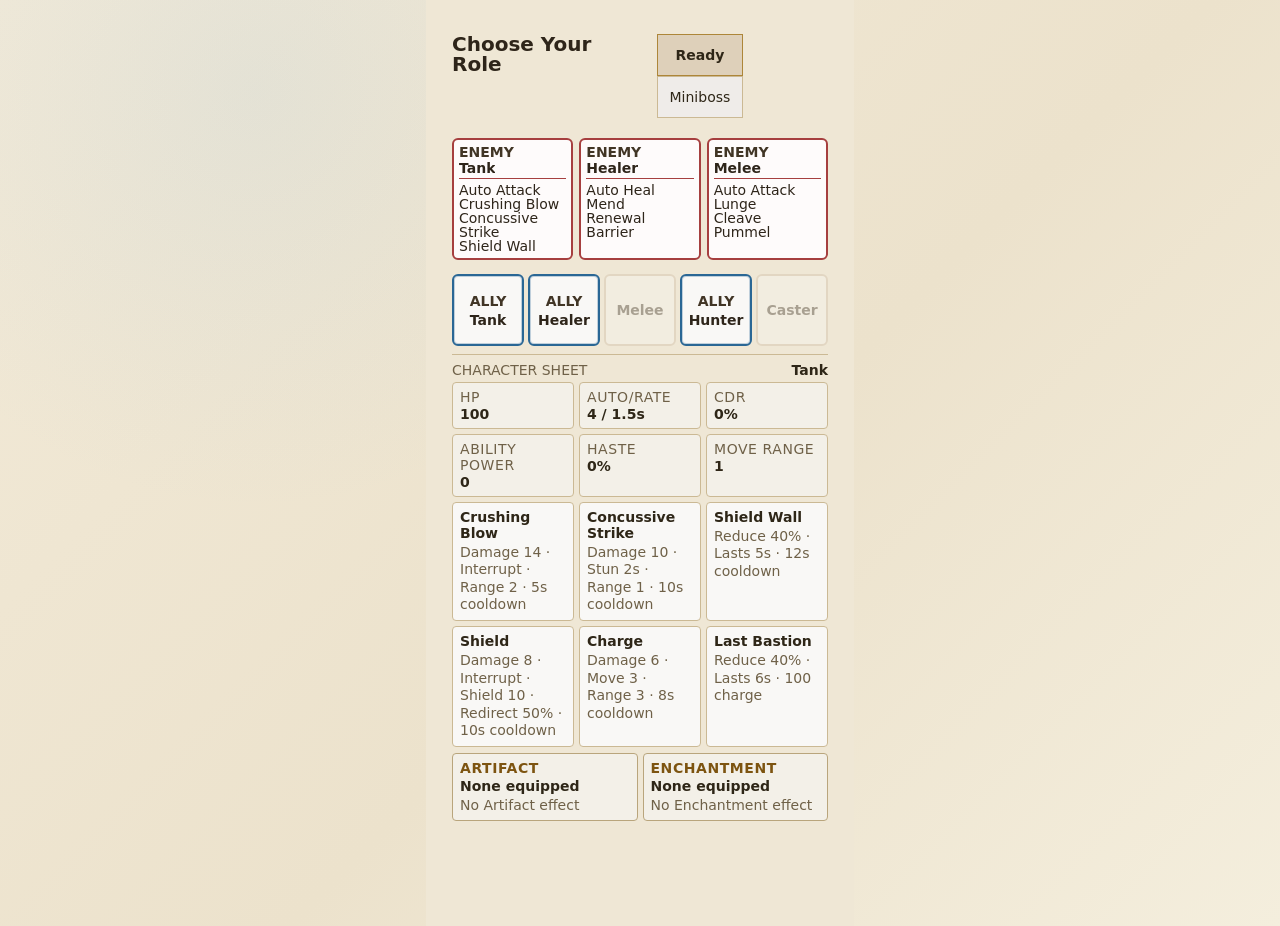
<file: index.html>
<!doctype html>
<html lang="en">
  <head>
    <meta charset="utf-8">
    <meta name="viewport" content="width=device-width, initial-scale=1">
    <title>Card Combat RPG Prototype</title>
    <link rel="stylesheet" href="styles.css?v=battlefield-side-tints">
  </head>
  <body>
    <main class="app-shell">
      <section id="roleScreen" class="screen">
        <header class="screen-header">
          <div>
            <p class="eyebrow">Darkwood Training Pull</p>
            <h1>Choose Your Role</h1>
          </div>
          <div class="topbar-actions">
            <button id="roleReadyButton" class="primary-button" type="button">Ready</button>
            <button id="newRunButton" class="icon-text-button hidden" type="button">New Run</button>
            <button id="minibossButton" class="icon-text-button" type="button">Miniboss</button>
            <button id="openInventoryFromRole" class="icon-text-button" type="button">Loadout</button>
          </div>
        </header>
        <section class="character-sheet-strip">
          <h2>Character Sheet</h2>
          <div id="rolePlayerStatsPanel" class="player-stats-panel"></div>
        </section>
        <section>
          <h2>Battlefield Preview</h2>
          <div id="roleFormation" class="formation-grid"></div>
        </section>
        <div id="roleCards" class="hidden"></div>
        <div id="enemyPreview" class="hidden"></div>
      </section>

      <section id="battleScreen" class="screen battle-screen hidden">
        <div class="combat-topbar">
          <div>
            <p class="eyebrow" id="encounterLabel">Room 1 of 8</p>
            <h1 id="battleTitle">Training Pull</h1>
            <div id="runTrack" class="run-track" aria-label="Run progress"></div>
          </div>
          <div class="topbar-actions">
            <button id="openInventoryFromBattle" class="icon-text-button" type="button">Loadout</button>
            <button id="replayButton" class="icon-text-button" type="button">Replay</button>
          </div>
        </div>

        <div class="battle-layout">
          <section class="field-wrap" aria-label="Tactical battlefield">
            <svg id="targetLines" class="target-lines" aria-hidden="true"></svg>
            <div id="battlefield" class="battlefield"></div>
            <section class="target-panel battlefield-target-panel">
              <span>Current Target</span>
              <strong id="currentTargetText">None</strong>
              <div id="targetDetail" class="target-detail"></div>
            </section>
            <div id="countdownOverlay" class="countdown hidden"></div>
            <div id="resultOverlay" class="result-overlay hidden"></div>
          </section>

          <aside class="side-panel">
            <div class="battle-action-row">
              <section class="battle-abilities">
                <h2>Abilities</h2>
                <div id="abilityBar" class="ability-bar"></div>
              </section>
            </div>
            <div class="battle-info-row">
              <section>
                <h2>Gear &amp; Stats</h2>
                <div id="playerStatsPanel" class="player-stats-panel"></div>
              </section>
              <section>
                <h2>Live Meter</h2>
                <div id="meterList" class="meter-list"></div>
              </section>
            </div>
          </aside>
        </div>
      </section>

      <section id="lootScreen" class="screen hidden">
        <header class="screen-header">
          <div>
            <p class="eyebrow" id="lootPrompt">Choose 1 of 3</p>
            <h1>Personal Loot</h1>
          </div>
          <button id="lootConfirmButton" class="primary-button" type="button" disabled>Secure Card</button>
        </header>
        <section class="character-sheet-strip">
          <h2>Character Sheet</h2>
          <div id="lootPlayerStatsPanel" class="player-stats-panel"></div>
        </section>
        <div id="lootChoices" class="loot-grid"></div>
      </section>

      <section id="runScreen" class="screen hidden">
        <header class="screen-header">
          <div>
            <p class="eyebrow">Run Complete</p>
            <h1 id="runTitle">Darkwood Warren Cleared</h1>
          </div>
          <button id="returnToCampButton" class="primary-button" type="button">Return to Camp</button>
        </header>
        <div id="runSummary" class="run-summary"></div>
        <section>
          <h2>Cards Secured This Run</h2>
          <ul id="runCards" class="run-card-list"></ul>
        </section>
      </section>

      <section id="equipScreen" class="screen hidden">
        <header class="screen-header">
          <div>
            <p class="eyebrow">Card Added</p>
            <h1>Equip Your Loot</h1>
          </div>
          <button id="nextFightButton" class="primary-button" type="button">Enter Fight 2</button>
        </header>
        <section class="character-sheet-strip">
          <h2>Character Sheet</h2>
          <div id="equipPlayerStatsPanel" class="player-stats-panel"></div>
        </section>
        <div class="inventory-layout">
          <section>
            <h2>Equipment</h2>
            <div id="equipSlots" class="slot-grid"></div>
          </section>
          <section>
            <h2>Collection</h2>
            <div id="collectionCards" class="collection-list"></div>
          </section>
        </div>
      </section>
    </main>

    <dialog id="inventoryDialog" class="modal">
      <div class="modal-header">
        <h1>Collection</h1>
        <button id="closeInventory" class="icon-text-button" type="button">Close</button>
      </div>
      <section class="collection-character-sheet">
        <h2>Character Sheet</h2>
        <div id="modalCharacterSheet" class="player-stats-panel"></div>
      </section>
      <div class="inventory-layout">
        <section>
          <h2>Equipment</h2>
          <div id="modalEquipSlots" class="slot-grid"></div>
        </section>
        <section>
          <h2>Owned Cards</h2>
          <div id="modalCollectionCards" class="collection-list"></div>
        </section>
      </div>
    </dialog>

    <dialog id="cardDetailDialog" class="modal card-detail-modal">
      <div class="modal-header">
        <div>
          <p id="cardDetailRarity" class="eyebrow"></p>
          <h1 id="cardDetailTitle">Card Details</h1>
        </div>
        <button id="closeCardDetail" class="icon-text-button" type="button">Close</button>
      </div>
      <div id="cardDetailContent" class="card-detail-content"></div>
    </dialog>

    <script src="game.js?v=charge-area-taunt"></script>
    <script src="loot/card-system.js?v=charge-area-taunt"></script>
  </body>
</html>
</file>
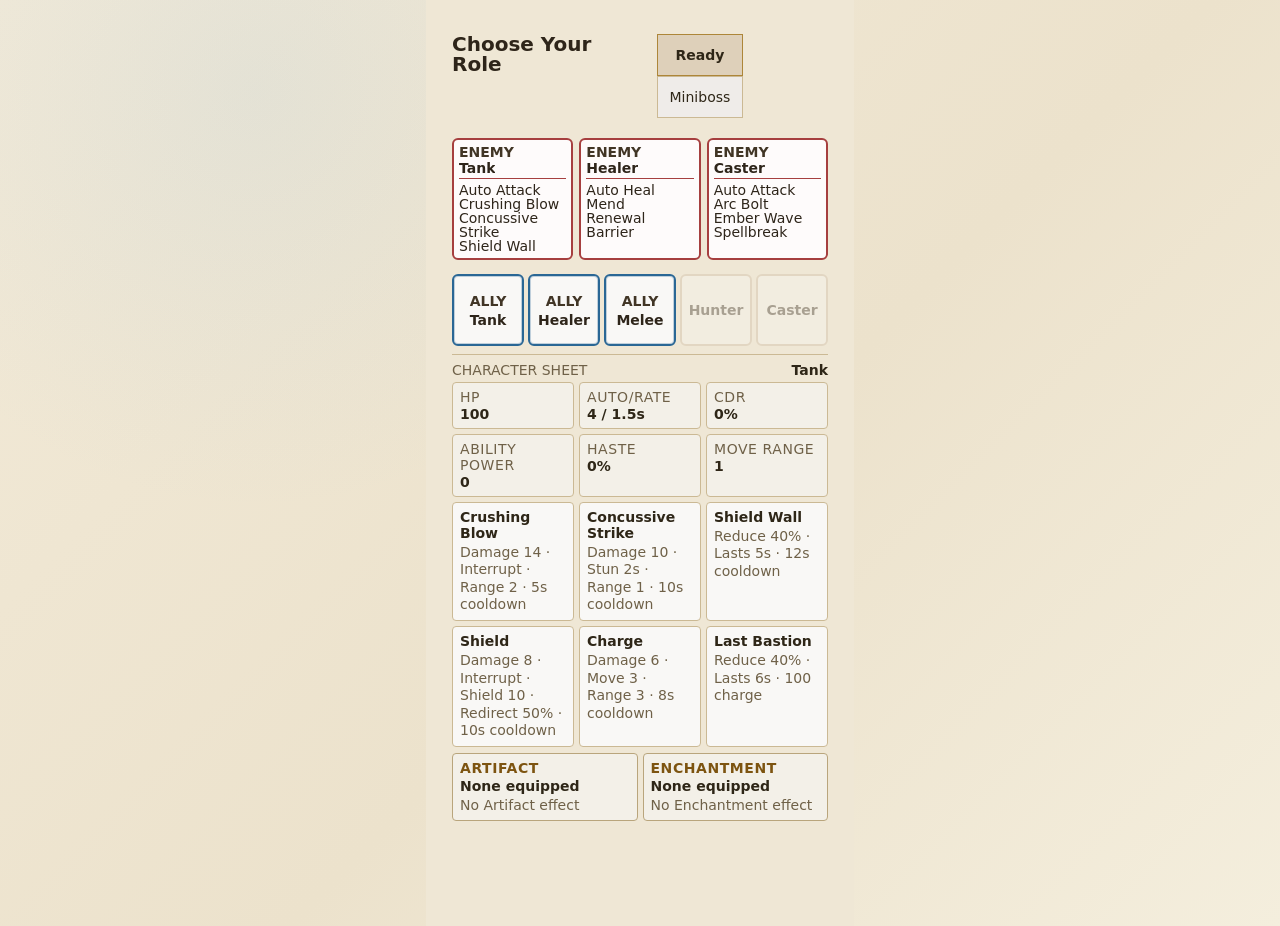
<file: play-battle-readable.html>
<!doctype html>
<html lang="en">
  <head>
    <meta charset="utf-8">
    <meta name="viewport" content="width=device-width, initial-scale=1">
    <title>Card Combat RPG Prototype</title>
    <link rel="stylesheet" href="styles.css?v=battle-readable">
  </head>
  <body>
    <main class="app-shell">
      <section id="roleScreen" class="screen">
        <header class="screen-header">
          <div>
            <p class="eyebrow">Darkwood Training Pull</p>
            <h1>Choose Your Role</h1>
          </div>
          <div class="topbar-actions">
            <button id="roleReadyButton" class="primary-button" type="button">Ready</button>
            <button id="newRunButton" class="icon-text-button hidden" type="button">New Run</button>
            <button id="minibossButton" class="icon-text-button" type="button">Miniboss</button>
            <button id="openInventoryFromRole" class="icon-text-button" type="button">Loadout</button>
          </div>
        </header>
        <section class="character-sheet-strip">
          <h2>Character Sheet</h2>
          <div id="rolePlayerStatsPanel" class="player-stats-panel"></div>
        </section>
        <section>
          <h2>Battlefield Preview</h2>
          <div id="roleFormation" class="formation-grid"></div>
        </section>
        <div id="roleCards" class="hidden"></div>
        <div id="enemyPreview" class="hidden"></div>
      </section>

      <section id="battleScreen" class="screen battle-screen hidden">
        <div class="combat-topbar">
          <div>
            <p class="eyebrow" id="encounterLabel">Room 1 of 8</p>
            <h1 id="battleTitle">Training Pull</h1>
            <div id="runTrack" class="run-track" aria-label="Run progress"></div>
          </div>
          <div class="topbar-actions">
            <button id="openInventoryFromBattle" class="icon-text-button" type="button">Loadout</button>
            <button id="replayButton" class="icon-text-button" type="button">Replay</button>
          </div>
        </div>

        <div class="battle-layout">
          <section class="field-wrap" aria-label="Tactical battlefield">
            <svg id="targetLines" class="target-lines" aria-hidden="true"></svg>
            <div id="battlefield" class="battlefield"></div>
            <div id="countdownOverlay" class="countdown hidden"></div>
            <div id="resultOverlay" class="result-overlay hidden"></div>
          </section>

          <aside class="side-panel">
            <div class="battle-action-row">
              <section class="target-panel">
                <span>Current Target</span>
                <strong id="currentTargetText">None</strong>
                <div id="targetDetail" class="target-detail"></div>
              </section>
              <section class="battle-abilities">
                <h2>Abilities</h2>
                <div id="abilityBar" class="ability-bar"></div>
              </section>
            </div>
            <div class="battle-info-row">
              <section>
                <h2>Gear &amp; Stats</h2>
                <div id="playerStatsPanel" class="player-stats-panel"></div>
              </section>
              <section>
                <h2>Live Meter</h2>
                <div id="meterList" class="meter-list"></div>
              </section>
            </div>
          </aside>
        </div>
      </section>

      <section id="lootScreen" class="screen hidden">
        <header class="screen-header">
          <div>
            <p class="eyebrow" id="lootPrompt">Choose 1 of 3</p>
            <h1>Personal Loot</h1>
          </div>
          <button id="lootConfirmButton" class="primary-button" type="button" disabled>Secure Card</button>
        </header>
        <section class="character-sheet-strip">
          <h2>Character Sheet</h2>
          <div id="lootPlayerStatsPanel" class="player-stats-panel"></div>
        </section>
        <div id="lootChoices" class="loot-grid"></div>
      </section>

      <section id="runScreen" class="screen hidden">
        <header class="screen-header">
          <div>
            <p class="eyebrow">Run Complete</p>
            <h1 id="runTitle">Darkwood Warren Cleared</h1>
          </div>
          <button id="returnToCampButton" class="primary-button" type="button">Return to Camp</button>
        </header>
        <div id="runSummary" class="run-summary"></div>
        <section>
          <h2>Cards Secured This Run</h2>
          <ul id="runCards" class="run-card-list"></ul>
        </section>
      </section>

      <section id="equipScreen" class="screen hidden">
        <header class="screen-header">
          <div>
            <p class="eyebrow">Card Added</p>
            <h1>Equip Your Loot</h1>
          </div>
          <button id="nextFightButton" class="primary-button" type="button">Enter Fight 2</button>
        </header>
        <section class="character-sheet-strip">
          <h2>Character Sheet</h2>
          <div id="equipPlayerStatsPanel" class="player-stats-panel"></div>
        </section>
        <div class="inventory-layout">
          <section>
            <h2>Equipment</h2>
            <div id="equipSlots" class="slot-grid"></div>
          </section>
          <section>
            <h2>Collection</h2>
            <div id="collectionCards" class="collection-list"></div>
          </section>
        </div>
      </section>
    </main>

    <dialog id="inventoryDialog" class="modal">
      <div class="modal-header">
        <h1>Collection</h1>
        <button id="closeInventory" class="icon-text-button" type="button">Close</button>
      </div>
      <section class="collection-character-sheet">
        <h2>Character Sheet</h2>
        <div id="modalCharacterSheet" class="player-stats-panel"></div>
      </section>
      <div class="inventory-layout">
        <section>
          <h2>Equipment</h2>
          <div id="modalEquipSlots" class="slot-grid"></div>
        </section>
        <section>
          <h2>Owned Cards</h2>
          <div id="modalCollectionCards" class="collection-list"></div>
        </section>
      </div>
    </dialog>

    <script src="game.js?v=battlefield-2x3"></script>
    <script src="loot/card-system.js"></script>
  </body>
</html>
</file>
<file: styles.css>
:root {
  color-scheme: light;
  --phone-width: 428px;
  --phone-height: 926px;
  --battle-cell-width: 100px;
  --battle-cell-height: 100px;
  --battle-gap: 7px;
  --bg: #efe7d5;
  --panel: #fbf6ea;
  --panel-soft: rgba(252, 247, 236, 0.94);
  --line: #cbb994;
  --line-bright: #8d7546;
  --text: #2e2617;
  --muted: #6f6148;
  --gold: #9a6f14;
  --red: #a83228;
  --green: #2f6f38;
  --blue: #2a6795;
  --violet: #63409f;
  --common: #6a6250;
  --uncommon: #2c7135;
  --rare: #26618f;
  --epic: #6e3aa8;
  --legendary: #a35f0c;
}

/* Phone-first lock: the game is authored for the iPhone Pro Max canvas (428x926).
   Cells are sized so 4 columns + gaps + the battlefield's own padding fit inside
   the 428px shell, with the taller cells using the vertical space the battle
   layout reclaimed. Narrower handsets step down at the 400px breakpoint below. */
:root {
  --battle-cell-width: 96px;
  --battle-cell-height: 120px;
  --battle-gap: 5px;
}

html,
body {
  min-height: var(--phone-height);
}

.app-shell {
  min-height: var(--phone-height);
  padding: 6px;
}

.screen {
  min-height: calc(var(--phone-height) - 12px);
}

#roleScreen {
  padding: 28px 20px;
}

#roleScreen .screen-header {
  margin-bottom: 20px;
}

#roleScreen h1 {
  font-size: 39px;
  line-height: 1.05;
}

.role-choice-screen {
  gap: 14px;
}

.role-enemy-preview h2 {
  font-size: 12px;
}

.role-enemy-list {
  grid-template-columns: repeat(3, minmax(0, 1fr));
  gap: 7px;
}

.role-enemy-card {
  min-height: 54px;
  padding: 8px;
  border-radius: 14px;
}

.role-enemy-card > span {
  font-size: 15px;
}

.role-enemy-card strong {
  font-size: 13px;
}

.role-enemy-card small {
  font-size: 11px;
}

.role-choice-grid {
  grid-template-columns: repeat(3, minmax(0, 1fr));
  gap: 8px;
}

.role-choice-card {
  min-height: 164px;
  padding: 10px 8px;
  border: 2px solid #cdbaa2;
  border-radius: 18px;
  background: #f9f8f6;
  color: #2e251a;
}

.role-choice-title {
  display: flex;
  justify-content: center;
  gap: 6px;
  text-align: center;
}

.role-choice-title span {
  font-size: 20px;
}

.role-choice-title strong {
  font-size: 19px;
}

.role-choice-rule {
  height: 2px;
  margin: 8px 0 7px;
  background: #f7f6f4;
}

.role-choice-card ul {
  gap: 2px;
  font-size: 10px;
  line-height: 1.18;
}

.battle-screen {
  display: grid;
  grid-template-rows: auto 1fr;
  min-height: calc(var(--phone-height) - 12px);
}

.battle-layout,
.selection-layout,
.inventory-layout {
  grid-template-columns: 1fr;
}

.combat-topbar {
  align-items: center;
  flex-direction: row;
  gap: 8px;
}

.combat-topbar > div:first-child {
  min-width: 0;
}

.combat-topbar h1 {
  overflow: hidden;
  font-size: 18px;
  text-overflow: ellipsis;
  white-space: nowrap;
}

.combat-topbar .topbar-actions {
  flex: 0 0 164px;
  grid-template-columns: repeat(2, minmax(0, 1fr));
}

.formation-grid {
  grid-template-columns: repeat(4, minmax(0, 1fr));
  gap: 5px;
  overflow-x: hidden;
}

.formation-cell,
.empty-cell {
  height: 124px;
  min-height: 0;
}

.battlefield {
  width: 100%;
  justify-content: center;
  padding: 10px 8px;
}

.cell,
.unit-card {
  width: var(--battle-cell-width);
  min-width: var(--battle-cell-width);
  height: var(--battle-cell-height);
  min-height: var(--battle-cell-height);
}

.field-wrap {
  display: grid;
  align-content: center;
  min-height: 344px;
  overflow: hidden;
}

.side-panel {
  gap: 5px;
  padding: 6px;
  align-self: end;
}

.loot-grid {
  grid-template-columns: 1fr;
}

#roleScreen .role-formation-cell .role-choice-title strong {
  overflow: hidden;
  max-width: 100%;
  font-size: 12px;
  text-overflow: ellipsis;
  white-space: nowrap;
  overflow-wrap: normal;
}

#roleScreen .role-formation-cell .role-choice-card {
  min-height: 164px;
  padding: 10px 8px;
  border: 2px solid #cdbaa2;
  border-radius: 18px;
  background: #f9f8f6;
  color: #2e251a;
}

#roleScreen .role-formation-cell .role-choice-card.selected {
  border-color: #cdbaa2;
}

#roleScreen .role-formation-cell .role-choice-title {
  display: flex;
  justify-content: center;
  gap: 6px;
}

#roleScreen .role-formation-cell .role-choice-title span {
  font-size: 20px;
}

#roleScreen .role-formation-cell .role-choice-title strong {
  font-size: 19px;
}

#roleScreen .role-formation-cell .role-choice-rule {
  height: 2px;
  margin: 8px 0 7px;
  background: #f7f6f4;
}

#roleScreen .role-formation-cell .role-choice-card ul {
  font-size: 10px;
  line-height: 1.18;
}

#roleScreen .role-choice-grid {
  grid-template-columns: repeat(3, minmax(0, 1fr));
  gap: 8px;
}

#roleScreen .role-choice-card {
  min-height: 300px;
  max-height: 300px;
  padding: 14px 10px;
  border-radius: 18px;
  align-content: start;
}

#roleScreen .role-choice-title {
  display: grid;
  justify-items: center;
  gap: 8px;
  text-align: center;
}

#roleScreen .role-choice-title span {
  font-size: 34px;
}

#roleScreen .role-choice-title strong {
  font-size: 24px;
}

#roleScreen .role-choice-card ul {
  font-size: 12px;
  line-height: 1.18;
}

/* Reference pass: player choice cards read like collectible cards. */
#roleScreen .role-formation-cell .role-choice-card {
  min-height: 164px;
  padding: 10px 8px;
  border: 2px solid #cdbaa2;
  border-radius: 18px;
  background: #f9f8f6;
  color: #2e251a;
}

#roleScreen .role-formation-cell .role-choice-card.selected {
  border-color: #cdbaa2;
}

#roleScreen .role-formation-cell .role-choice-title {
  display: flex;
  justify-content: center;
  gap: 6px;
}

#roleScreen .role-formation-cell .role-choice-title span {
  font-size: 20px;
}

#roleScreen .role-formation-cell .role-choice-title strong {
  font-size: 19px;
}

#roleScreen .role-formation-cell .role-choice-rule {
  height: 2px;
  margin: 8px 0 7px;
  background: #f7f6f4;
}

#roleScreen .role-formation-cell .role-choice-card ul {
  font-size: 10px;
  line-height: 1.18;
}

#roleScreen .unit-card-owner {
  margin-bottom: 4px;
  color: #413525;
  font-size: 10px;
  font-weight: 800;
  text-transform: uppercase;
}

#roleScreen .role-formation-grid {
  display: grid;
  grid-template-columns: repeat(4, minmax(0, 1fr));
  gap: 6px;
}

#roleScreen .role-formation-cell {
  min-height: 132px;
  min-height: 0;
  height: auto;
}

#roleScreen .role-empty-cell {
  width: 100%;
  height: 100%;
  min-height: 132px;
  border: 1px dashed #cdbaa2;
  border-radius: 14px;
}

#roleScreen .role-formation-cell .role-choice-card,
#roleScreen .role-formation-cell .role-enemy-card {
  width: 100%;
  height: 100%;
  min-height: 132px;
  max-height: 132px;
}

#roleScreen .role-formation-cell .role-choice-card {
  padding: 8px 6px;
}

#roleScreen .role-formation-cell .role-choice-title span {
  font-size: 22px;
}

#roleScreen .role-formation-cell .role-choice-title strong {
  font-size: 18px;
}

#roleScreen .role-formation-cell .role-choice-rule {
  margin: 7px 0 6px;
}

#roleScreen .role-formation-cell .role-choice-card ul {
  font-size: 9px;
  line-height: 1.12;
}

#roleScreen .role-formation-cell .role-enemy-card {
  padding: 7px;
}

#roleScreen .role-formation-cell .role-enemy-card ul {
  font-size: 8px;
}

#roleScreen .role-choice-title span,
#roleScreen .role-enemy-title > span {
  display: none;
}

#roleScreen .role-enemy-card {
  align-content: start;
  grid-template-columns: 1fr;
  min-height: 104px;
  padding: 9px;
  border-radius: 16px;
}

#roleScreen .role-enemy-title {
  display: grid;
  grid-template-columns: auto minmax(0, 1fr);
  gap: 6px;
  align-items: start;
  padding-bottom: 6px;
  border-bottom: 1px solid #a63f3f;
}

#roleScreen .role-enemy-card ul {
  display: grid;
  gap: 2px;
  margin: 7px 0 0;
  padding: 0;
  list-style: none;
  font-size: 10px;
  line-height: 1.12;
}

/* Make the player team choices read as cards, not wide list rows. */
.role-choice-grid {
  grid-template-columns: repeat(3, minmax(0, 1fr));
  gap: 8px;
}

.role-choice-card {
  min-height: 300px;
  max-height: 300px;
  padding: 14px 10px;
  border-radius: 18px;
  align-content: start;
}

.role-choice-title {
  display: grid;
  justify-items: center;
  gap: 8px;
  text-align: center;
}

.role-choice-title span {
  font-size: 34px;
}

.role-choice-title strong {
  font-size: 24px;
}

.role-choice-card ul {
  font-size: 12px;
  line-height: 1.18;
}

/* Make the player team choices read as cards, not wide list rows. */
.role-choice-grid {
  grid-template-columns: repeat(3, minmax(0, 1fr));
  gap: 8px;
}

.role-choice-card {
  min-height: 300px;
  max-height: 300px;
  padding: 14px 10px;
  border-radius: 18px;
  align-content: start;
}

.role-choice-title {
  display: grid;
  justify-items: center;
  gap: 8px;
  text-align: center;
}

.role-choice-title span {
  font-size: 34px;
}

.role-choice-title strong {
  font-size: 24px;
}

.role-choice-card ul {
  font-size: 12px;
  line-height: 1.18;
}

/* Conservative role screen pass: card layout, original game mood. */
#roleScreen {
  color: var(--text);
  background: transparent;
}

#roleScreen h1 {
  color: var(--text);
}

.role-enemy-preview h2 {
  display: block !important;
  color: var(--muted);
}

.role-enemy-card {
  border-color: rgba(186, 55, 44, 0.44);
  background: rgba(222, 191, 186, 0.9);
  color: var(--text);
}

.role-enemy-card small {
  color: var(--muted);
}

.role-choice-card {
  border-color: var(--line);
  background:
    linear-gradient(180deg, rgba(241, 238, 226, 0.08), rgba(233, 223, 201, 0.34)),
    var(--panel-soft);
  color: var(--text);
}

.role-choice-card:hover,
.role-choice-card.selected {
  border-color: var(--gold);
  box-shadow: 0 8px 20px rgba(62, 48, 30, 0.18);
}

.role-choice-rule {
  background: rgba(241, 238, 226, 0.14);
}

/* Light canvas preference. */
:root {
  color-scheme: light;
}

html,
body {
  background: var(--bg);
}

.app-shell {
  background: var(--bg);
}

* {
  box-sizing: border-box;
}

html,
body {
  width: 100%;
  min-height: 100%;
  margin: 0;
  overflow-x: hidden;
  background:
    radial-gradient(circle at 20% 10%, rgba(151, 189, 216, 0.14), transparent 26rem),
    linear-gradient(135deg, #f2ead8, #ece2cc 55%, #f4eedd);
  color: var(--text);
  font-family: Inter, ui-sans-serif, system-ui, -apple-system, BlinkMacSystemFont, "Segoe UI", sans-serif;
}

button {
  font: inherit;
}

.app-shell {
  width: min(var(--phone-width), 100%);
  min-height: 100vh;
  min-height: 100dvh;
  padding: 14px;
  margin: 0 auto;
}

.screen {
  width: 100%;
  margin: 0 auto;
}

.hidden {
  display: none !important;
}

#roleScreen {
  color: var(--text);
  background: var(--bg);
}

#roleScreen .screen-header {
  align-items: start;
}

#roleScreen .eyebrow,
#roleScreen .character-sheet-strip,
#roleScreen > section:not(.character-sheet-strip) h2,
#openInventoryFromRole {
  display: none;
}

#roleScreen h1 {
  color: #2e251a;
}

.screen-header,
.combat-topbar,
.modal-header {
  display: flex;
  justify-content: space-between;
  gap: 16px;
  align-items: center;
  margin-bottom: 10px;
}

.eyebrow {
  margin: 0 0 4px;
  color: var(--gold);
  font-size: 12px;
  font-weight: 800;
  letter-spacing: 0;
  text-transform: uppercase;
}

h1,
h2,
h3,
p {
  margin-top: 0;
}

h1 {
  margin-bottom: 0;
  font-size: 26px;
}

h2 {
  margin-bottom: 7px;
  color: var(--muted);
  font-size: 12px;
  text-transform: uppercase;
}

.selection-layout {
  display: grid;
  grid-template-columns: 1fr 1fr;
  gap: 18px;
}

.kit-grid {
  display: grid;
  grid-template-columns: repeat(3, minmax(0, 1fr));
  gap: 8px;
}

.kit-grid.six {
  grid-template-columns: repeat(3, minmax(0, 1fr));
}

.formation-grid {
  display: grid;
  grid-template-columns: repeat(4, minmax(104px, 1fr));
  gap: 6px;
  overflow-x: auto;
}

.role-choice-grid {
  display: grid;
  grid-template-columns: repeat(3, minmax(0, 1fr));
  gap: 20px;
}

.role-choice-screen {
  display: grid;
  gap: 16px;
}

.role-enemy-preview {
  display: grid;
  gap: 8px;
}

.role-enemy-preview h2 {
  margin: 0;
  color: #413525;
  font-size: 14px;
  font-weight: 800;
  text-transform: uppercase;
}

.role-enemy-list {
  display: grid;
  grid-template-columns: repeat(3, minmax(0, 1fr));
  gap: 8px;
}

.role-enemy-card {
  display: grid;
  grid-template-columns: auto minmax(0, 1fr);
  gap: 7px;
  align-items: center;
  min-height: 58px;
  padding: 10px;
  border: 2px solid #a63f3f;
  border-radius: 14px;
  background: #fefbfb;
  color: #2e251a;
}

.role-enemy-card > span {
  color: #972b2b;
  font-size: 18px;
  line-height: 1;
}

.role-enemy-card strong,
.role-enemy-card small {
  display: block;
  overflow: hidden;
  text-overflow: ellipsis;
  white-space: nowrap;
}

.role-enemy-card strong {
  font-size: 15px;
  line-height: 1.1;
}

.role-enemy-card small {
  color: #413525;
  font-size: 12px;
}

.role-choice-card {
  display: grid;
  align-content: start;
  min-height: 260px;
  padding: 24px 26px;
  border: 2px solid #cdbaa2;
  border-radius: 20px;
  background: #f9f8f6;
  color: #2e251a;
  cursor: pointer;
  text-align: left;
}

.role-choice-card:hover,
.role-choice-card.selected {
  border-color: #cdbaa2;
  box-shadow: 0 8px 20px rgba(62, 48, 30, 0.12);
}

.role-choice-title {
  display: flex;
  gap: 14px;
  align-items: center;
  min-width: 0;
}

.role-choice-title span {
  flex: 0 0 auto;
  font-size: 38px;
  line-height: 1;
}

.role-choice-title strong {
  overflow-wrap: anywhere;
  font-size: 40px;
  font-weight: 800;
  letter-spacing: 0;
  line-height: 1.05;
}

.role-choice-rule {
  height: 2px;
  margin: 20px 0 18px;
  background: #f7f6f4;
}

.role-choice-card ul {
  display: grid;
  gap: 6px;
  margin: 0;
  padding: 0;
  list-style: none;
  font-size: 28px;
  line-height: 1.16;
}

.formation-cell {
  height: 154px;
  min-height: 0;
}

.formation-card {
  width: 100%;
  height: 100%;
}

.ally-preview-card {
  border-left: 5px solid var(--blue);
}

.enemy-preview-card {
  border-left: 5px solid var(--red);
}

.empty-cell {
  display: grid;
  width: 100%;
  height: 100%;
  min-height: 100%;
  place-items: center;
  border: 1px dashed rgba(205, 186, 162, 0.34);
  color: rgba(145, 127, 48, 0.36);
  background: rgba(233, 223, 201, 0.18);
  font-weight: 800;
  text-transform: uppercase;
}

.unit-card.selected {
  background: rgba(222, 210, 186, 0.92);
}

.unit-card.incoming-cc {
  border-color: var(--violet);
  outline: 2px solid rgba(99, 64, 159, 0.55);
  outline-offset: -2px;
  background: rgba(238, 231, 246, 0.96);
}

.unit-card.casting-cc {
  border-color: var(--violet);
  box-shadow: inset 0 0 0 2px rgba(99, 64, 159, 0.55);
}

.stat-line {
  margin: 0 0 6px;
  color: var(--muted);
  font-size: 9px;
}

.base-number {
  color: var(--text);
  font-weight: 800;
}

.bonus-number {
  color: var(--green);
  font-weight: 900;
}

.ability-list {
  display: grid;
  gap: 2px;
  margin: 0;
  padding: 0;
  list-style: none;
}

.ability-list li {
  display: grid;
  grid-template-columns: minmax(0, 1fr) auto;
  gap: 4px;
  padding: 3px;
  background: rgba(233, 223, 201, 0.42);
  font-size: 8px;
  line-height: 1.05;
}

.ability-list strong,
.ability-list span {
  overflow: hidden;
  text-overflow: ellipsis;
  white-space: nowrap;
}

.loot-card,
.unit-card,
.slot,
.collection-card,
.target-panel,
.side-panel,
.modal {
  border: 1px solid var(--line);
  background: var(--panel-soft);
  box-shadow: 0 12px 30px rgba(62, 48, 30, 0.18);
}

.primary-button,
.icon-text-button,
.ability-button,
.collection-card button {
  min-height: 42px;
  border: 1px solid var(--line);
  background: #efece9;
  color: var(--text);
  cursor: pointer;
}

.primary-button {
  padding: 0 18px;
  border-color: #ad8639;
  background: #ded0ba;
  font-weight: 800;
}

.icon-text-button,
.collection-card button {
  padding: 0 12px;
}

.primary-button:hover,
.icon-text-button:hover,
.ability-button:hover,
.collection-card button:hover {
  border-color: var(--gold);
}

.battle-screen {
  width: 100%;
}

.battle-layout {
  display: grid;
  grid-template-columns: minmax(500px, 1fr) 280px;
  gap: 10px;
  align-items: start;
}

.field-wrap {
  position: relative;
  min-height: 508px;
  overflow: hidden;
  border: 1px solid #cdbaa2;
  background:
    linear-gradient(90deg, rgba(120, 96, 58, 0.10) 1px, transparent 1px),
    linear-gradient(0deg, rgba(120, 96, 58, 0.09) 1px, transparent 1px),
    #f3ecdb;
  background-size: calc(var(--battle-cell-width) + var(--battle-gap)) calc(var(--battle-cell-height) + var(--battle-gap));
}

.battlefield {
  position: relative;
  z-index: 2;
  display: grid;
  grid-template-rows: repeat(4, var(--battle-cell-height));
  grid-template-columns: repeat(4, var(--battle-cell-width));
  gap: var(--battle-gap);
  width: max-content;
  max-width: 100%;
  padding: 12px 10px;
}

.target-lines {
  position: absolute;
  inset: 0;
  z-index: 1;
  width: 100%;
  height: 100%;
  pointer-events: none;
}

.target-lines path {
  fill: none;
  stroke: rgba(187, 141, 27, 0.62);
  stroke-width: 3;
  stroke-linecap: square;
  stroke-linejoin: miter;
}

.target-lines path.bulwark-line {
  stroke: #0093d6;
  stroke-width: 5;
  stroke-dasharray: 10 4;
}

.target-lines path.bulwark-line-glow {
  stroke: rgba(43, 117, 172, 0.34);
  stroke-width: 12;
}

.target-lines path.ally-healer-line {
  stroke: rgba(48, 166, 67, 0.42);
  stroke-width: 3;
}

.target-lines path.enemy-healer-line-red {
  stroke: rgba(173, 51, 41, 0.82);
  stroke-width: 6;
}

.target-lines path.enemy-healer-line-green {
  stroke: rgba(48, 166, 67, 0.96);
  stroke-width: 3;
  stroke-dasharray: 8 5;
}

.target-lines path.healing-grid-pulse-glow {
  stroke: rgba(54, 225, 83, 0.45);
  stroke-width: 11px;
  stroke-linecap: square;
  filter: blur(2px);
}

.target-lines path.healing-grid-pulse {
  stroke: #72ff88;
  stroke-width: 4px;
  stroke-linecap: square;
  filter: drop-shadow(0 0 3px #35d850);
}

#roleScreen .role-lineups {
  display: grid;
  gap: 14px;
}

#roleScreen .role-lineup-section h2 {
  margin: 0 0 6px;
  font-size: 12px;
  text-transform: uppercase;
}

#roleScreen .enemy-lineup {
  display: grid;
  grid-template-columns: repeat(3, minmax(0, 1fr));
  gap: 6px;
}

#roleScreen .enemy-lineup .role-enemy-card {
  width: 100%;
  min-height: 112px;
  padding: 7px;
  border-radius: 6px;
}

#roleScreen .role-option-lineup {
  display: grid;
  grid-template-columns: repeat(5, minmax(0, 1fr));
  gap: 4px;
}

#roleScreen .role-option-lineup .role-choice-card {
  width: 100%;
  min-width: 0;
  min-height: 72px;
  max-height: 72px;
  padding: 6px 4px;
  border-radius: 6px;
  align-content: center;
  text-align: center;
}

#roleScreen .role-option-lineup .role-choice-title strong {
  font-size: 12px;
  line-height: 1.05;
  overflow-wrap: anywhere;
}

#roleScreen .role-option-lineup .unit-card-owner {
  font-size: 7px;
}

#roleScreen .role-option-lineup .role-choice-rule {
  margin: 5px 0;
}

#roleScreen .role-option-lineup .role-choice-card ul {
  gap: 1px;
  font-size: 7px;
  line-height: 1.08;
}

#roleScreen .role-option-lineup .role-choice-card.party-member {
  border-color: #2a6795;
  box-shadow: inset 0 0 0 1px rgba(42, 103, 149, 0.28);
}

#roleScreen .role-option-lineup .role-choice-card.selected {
  border-color: #9a6a12;
  box-shadow: inset 0 0 0 2px rgba(154, 106, 18, 0.34);
}

#roleScreen .role-option-lineup .role-choice-card.not-selected {
  opacity: 0.36;
}

#roleScreen .selected-role-kit {
  margin-top: 8px;
  padding-top: 7px;
  border-top: 1px solid #cbb994;
}

#roleScreen .selected-role-kit-head {
  display: flex;
  align-items: baseline;
  justify-content: space-between;
  margin-bottom: 4px;
}

#roleScreen .selected-role-kit-head span {
  color: #6f6148;
  font-size: 8px;
  text-transform: uppercase;
}

#roleScreen .selected-role-kit-head strong {
  font-size: 13px;
}

#roleScreen .selected-character-stats {
  display: grid;
  grid-template-columns: repeat(3, minmax(0, 1fr));
  gap: 4px;
  margin-bottom: 5px;
}

#roleScreen .selected-character-stats > div {
  min-width: 0;
  padding: 4px;
  background: #f3f0e8;
  border: 1px solid #cbb994;
  border-radius: 4px;
}

#roleScreen .selected-character-stats span,
#roleScreen .selected-character-stats strong {
  display: block;
}

#roleScreen .selected-character-stats span {
  color: #6f6148;
  font-size: 7px;
  text-transform: uppercase;
}

#roleScreen .selected-character-stats strong {
  margin-top: 1px;
  font-size: 10px;
}

#roleScreen .selected-role-auto {
  margin-bottom: 4px;
  font-size: 9px;
  font-weight: 700;
}

#roleScreen .selected-role-abilities {
  display: grid;
  grid-template-columns: repeat(3, minmax(0, 1fr));
  gap: 4px;
}

#roleScreen .selected-role-abilities > div {
  min-width: 0;
  min-height: 56px;
  padding: 4px;
  background: #f9f8f6;
  border: 1px solid #cbb994;
  border-radius: 4px;
}

#roleScreen .selected-role-abilities strong,
#roleScreen .selected-role-abilities small {
  display: block;
  overflow-wrap: anywhere;
}

#roleScreen .selected-role-abilities strong {
  font-size: 9px;
  line-height: 1.05;
}

#roleScreen .selected-role-passives {
  display: grid;
  grid-template-columns: repeat(2, minmax(0, 1fr));
  gap: 4px;
  margin-top: 5px;
}

#roleScreen .selected-role-passives > div {
  min-width: 0;
  min-height: 46px;
  padding: 4px;
  background: #f3f0e8;
  border: 1px solid #b9a57c;
  border-radius: 4px;
}

#roleScreen .selected-role-passives span,
#roleScreen .selected-role-passives strong,
#roleScreen .selected-role-passives small {
  display: block;
}

#roleScreen .selected-role-passives span {
  color: #7d5410;
  font-size: 7px;
  font-weight: 800;
  text-transform: uppercase;
}

#roleScreen .selected-role-passives strong {
  margin-top: 1px;
  font-size: 9px;
}

#roleScreen .selected-role-passives small {
  margin-top: 2px;
  color: #6f6148;
  font-size: 7px;
  line-height: 1.05;
}

#roleScreen .selected-role-abilities small {
  margin-top: 2px;
  color: #6f6148;
  font-size: 7px;
  line-height: 1.05;
}

.cell {
  position: relative;
  min-width: var(--battle-cell-width);
  min-height: var(--battle-cell-height);
}

.cell.danger-square {
  background:
    linear-gradient(0deg, rgba(217, 156, 151, 0.32), rgba(217, 156, 151, 0.08)),
    rgba(225, 184, 183, 0.42);
  box-shadow: inset 0 0 0 2px rgba(186, 55, 44, 0.86), 0 0 14px rgba(186, 55, 44, 0.38);
}

.cell.danger-square::after {
  content: attr(data-warning);
  position: absolute;
  inset: auto 5px 5px;
  z-index: 3;
  display: grid;
  height: 16px;
  place-items: center;
  border: 1px solid rgba(230, 147, 0, 0.8);
  background: linear-gradient(90deg, rgba(238, 202, 139, 0.42) var(--danger-progress), rgba(241, 239, 236, 0.72) var(--danger-progress));
  color: var(--text);
  font-size: 9px;
  font-weight: 900;
}

.cell.move-square {
  cursor: pointer;
  background: rgba(151, 189, 216, 0.14);
  box-shadow: inset 0 0 0 2px rgba(46, 125, 184, 0.65);
}

.cell.respawn-square {
  background:
    linear-gradient(0deg, rgba(197, 154, 241, 0.24), rgba(197, 154, 241, 0.06)),
    rgba(204, 186, 222, 0.46);
  box-shadow: inset 0 0 0 2px rgba(114, 0, 230, 0.72), 0 0 14px rgba(114, 0, 230, 0.26);
}

.cell.respawn-square::before {
  content: attr(data-respawn);
  position: absolute;
  inset: 8px;
  z-index: 2;
  display: grid;
  place-items: center;
  padding: 6px;
  border: 1px solid rgba(114, 0, 230, 0.8);
  background:
    linear-gradient(0deg, rgba(197, 154, 241, 0.24) calc(100% - var(--respawn-progress)), rgba(241, 239, 236, 0.72) calc(100% - var(--respawn-progress))),
    rgba(241, 239, 236, 0.74);
  color: var(--text);
  font-size: 9px;
  font-weight: 900;
  line-height: 1.1;
  text-align: center;
  text-transform: uppercase;
}

.unit-card {
  position: relative;
  display: grid;
  grid-template-rows: auto auto 1fr auto auto;
  width: var(--battle-cell-width);
  height: var(--battle-cell-height);
  padding: 6px;
  color: var(--text);
  cursor: pointer;
  overflow: hidden;
}

.unit-card.dead {
  opacity: 0.42;
  filter: grayscale(0.8);
}

.unit-card.ally {
  border-left: 5px solid var(--blue);
}

.unit-card.enemy {
  border-left: 5px solid var(--red);
}

.unit-card.player {
  box-shadow: inset 0 0 0 2px rgba(46, 125, 184, 0.34);
}

.unit-card.move-selected {
  outline: 3px solid rgba(46, 125, 184, 0.78);
  box-shadow: inset 0 0 0 2px rgba(46, 125, 184, 0.52), 0 0 14px rgba(46, 125, 184, 0.38);
}

.unit-name {
  overflow: hidden;
  font-weight: 800;
  text-overflow: ellipsis;
  white-space: nowrap;
}

.unit-meta,
.target-readout,
.bulwark-readout {
  overflow: hidden;
  color: var(--muted);
  font-size: 10px;
  text-overflow: ellipsis;
  white-space: nowrap;
}

.target-readout {
  color: var(--gold);
  font-weight: 700;
}

.hp-text {
  align-self: end;
  font-size: 10px;
  font-variant-numeric: tabular-nums;
}

.hp-bar,
.cast-track {
  height: 7px;
  overflow: hidden;
  background: rgba(120, 96, 58, 0.14);
}

.hp-bar span {
  display: block;
  height: 100%;
  background: linear-gradient(90deg, var(--green), #eae1c8);
}

.enemy .hp-bar span {
  background: linear-gradient(90deg, var(--red), #e0b78f);
}

.cast-track {
  position: relative;
  height: 13px;
}

.cast-track span {
  display: block;
  height: 100%;
  background: rgba(154, 111, 20, 0.45);
}

.cast-track strong {
  position: absolute;
  inset: 0;
  display: grid;
  place-items: center;
  padding: 0 3px;
  overflow: hidden;
  color: #3a2d10;
  font-size: 8px;
  line-height: 1;
  white-space: nowrap;
  text-overflow: ellipsis;
  text-shadow: none;
}

.side-panel {
  display: grid;
  gap: 9px;
  padding: 8px;
}

.target-panel {
  padding: 8px;
}

.target-panel span {
  display: block;
  color: var(--muted);
  font-size: 11px;
}

.target-panel strong {
  display: block;
  margin-top: 3px;
}

.ability-bar {
  display: grid;
  grid-template-columns: repeat(4, minmax(0, 1fr));
  gap: 6px;
}

.ability-button {
  position: relative;
  min-height: 48px;
  padding: 5px;
  overflow: hidden;
  text-align: center;
}

.ability-button strong,
.ability-button small {
  position: relative;
  z-index: 2;
  display: block;
}

.ability-button small {
  color: var(--muted);
}

.ability-button .cooldown-fill {
  position: absolute;
  inset: auto 0 0 0;
  height: 0%;
  background: rgba(242, 240, 237, 0.48);
}

.ability-button .global-cooldown-fill {
  position: absolute;
  inset: auto 0 0;
  z-index: 1;
  height: 0;
  pointer-events: none;
  background: rgba(201, 149, 37, 0.24);
  border-top: 2px solid rgba(201, 149, 37, 0.9);
  box-shadow: 0 -2px 7px rgba(201, 149, 37, 0.38);
  transition: height 90ms linear;
}

.ability-button.global-cooldown {
  border-color: rgba(154, 111, 20, 0.72);
}

.ability-button:disabled {
  color: #342a1d;
  cursor: default;
}

.meter-list {
  display: grid;
  width: max-content;
  max-width: 100%;
  justify-self: start;
  gap: 0;
  border: 1px solid rgba(205, 186, 162, 0.9);
  line-height: 1;
}

.player-stats-panel {
  display: grid;
  gap: 5px;
  width: max-content;
  max-width: 100%;
}

.stat-mini-grid {
  display: grid;
  width: max-content;
  border: 1px solid rgba(205, 186, 162, 0.9);
  line-height: 1;
}

.stat-mini-row {
  display: grid;
  grid-template-columns: 54px 34px 44px 36px;
  min-height: 18px;
  border-bottom: 1px solid rgba(205, 186, 162, 0.72);
  background: rgba(233, 223, 201, 0.45);
  font-size: 8px;
}

.stat-mini-row:last-child {
  border-bottom: 0;
}

.stat-mini-head {
  color: var(--gold);
  background: rgba(239, 236, 233, 0.95);
  font-weight: 800;
}

.stat-mini-row strong,
.stat-mini-row span {
  display: grid;
  align-items: center;
  min-width: 0;
  padding: 3px;
  border-right: 1px solid rgba(205, 186, 162, 0.72);
  overflow: hidden;
  text-overflow: ellipsis;
  white-space: nowrap;
}

.stat-mini-row span {
  justify-items: center;
}

.stat-mini-row span:last-child {
  border-right: 0;
  color: var(--text);
}

.gear-mini-list {
  display: grid;
  gap: 2px;
  max-width: 176px;
}

.gear-mini-list div {
  display: grid;
  grid-template-columns: 45px 1fr;
  gap: 4px;
  padding: 3px 4px;
  border: 1px solid rgba(205, 186, 162, 0.72);
  background: rgba(233, 223, 201, 0.36);
  font-size: 8px;
  line-height: 1.05;
}

.gear-mini-list strong,
.gear-mini-list span,
.gear-mini-list b {
  overflow: hidden;
  text-overflow: ellipsis;
  white-space: nowrap;
}

.gear-mini-list strong {
  color: var(--gold);
}

.gear-mini-list b {
  grid-column: 1 / -1;
  color: var(--green);
  font-weight: 800;
}

.meter-row {
  display: grid;
  grid-template-columns: 58px repeat(4, 18px);
  gap: 0;
  align-items: center;
  min-height: 18px;
  background: rgba(233, 223, 201, 0.45);
  font-size: 8px;
  border-bottom: 1px solid rgba(205, 186, 162, 0.72);
}

.meter-row:last-child {
  border-bottom: 0;
}

.meter-head {
  background: rgba(239, 236, 233, 0.95);
  color: var(--gold);
  font-size: 8px;
  font-weight: 800;
}

.meter-row strong {
  overflow: hidden;
  padding: 3px;
  border-right: 1px solid rgba(205, 186, 162, 0.72);
  text-overflow: ellipsis;
  white-space: nowrap;
}

.meter-row span {
  display: grid;
  min-height: 18px;
  place-items: center;
  border-right: 1px solid rgba(205, 186, 162, 0.72);
  color: var(--muted);
  font-variant-numeric: tabular-nums;
}

.meter-row span:last-child {
  border-right: 0;
}

.countdown,
.result-overlay {
  position: absolute;
  inset: 0;
  z-index: 4;
  display: grid;
  place-items: center;
  background: rgba(233, 223, 201, 0.42);
  color: var(--gold);
  font-size: clamp(56px, 13vw, 132px);
  font-weight: 900;
}

.result-overlay {
  align-content: center;
  gap: 14px;
  color: var(--text);
  font-size: clamp(32px, 7vw, 76px);
}

.result-overlay button {
  width: max-content;
}

.loot-grid {
  display: grid;
  grid-template-columns: repeat(3, minmax(0, 1fr));
  gap: 10px;
  align-items: stretch;
}

.loot-card {
  position: relative;
  display: grid;
  grid-template-rows: auto minmax(86px, 1fr) auto auto;
  min-height: 272px;
  padding: 8px;
  border-width: 2px;
  background:
    linear-gradient(180deg, rgba(241, 238, 226, 0.08), rgba(233, 223, 201, 0.32)),
    var(--panel-soft);
  cursor: pointer;
  overflow: hidden;
}

.loot-card::before {
  content: "";
  position: absolute;
  inset: 4px;
  border: 1px solid rgba(171, 149, 59, 0.16);
  pointer-events: none;
}

.loot-card:hover {
  transform: translateY(-2px);
  box-shadow: 0 14px 30px rgba(62, 48, 30, 0.18), 0 0 18px rgba(62, 48, 30, 0.18);
}

.card-rarity {
  position: relative;
  z-index: 1;
  padding: 4px 6px;
  border: 1px solid rgba(171, 149, 59, 0.16);
  background: rgba(241, 239, 236, 0.58);
  color: var(--gold);
  font-size: 9px;
  font-weight: 900;
  text-align: center;
  text-transform: uppercase;
}

.card-art {
  position: relative;
  z-index: 1;
  display: grid;
  align-content: center;
  justify-items: center;
  min-height: 92px;
  margin: 6px 0;
  border: 1px solid rgba(171, 149, 59, 0.22);
  background:
    linear-gradient(135deg, rgba(224, 200, 143, 0.16), transparent 46%),
    linear-gradient(315deg, rgba(151, 189, 216, 0.12), transparent 52%),
    rgba(233, 223, 201, 0.72);
}

.card-art span {
  color: var(--muted);
  font-size: 8px;
  font-weight: 800;
  text-transform: uppercase;
}

.card-art strong {
  color: var(--text);
  font-size: 30px;
  font-weight: 900;
}

.card-body {
  position: relative;
  z-index: 1;
  display: grid;
  align-content: start;
  min-height: 76px;
  padding: 6px;
  border: 1px solid rgba(171, 149, 59, 0.12);
  background: rgba(233, 223, 201, 0.42);
}

.card-body h3 {
  margin-bottom: 4px;
  text-align: center;
}

.card-rules {
  color: var(--text);
  font-size: 11px;
  line-height: 1.2;
  text-align: center;
}

.card-footer {
  position: relative;
  z-index: 1;
  margin-top: 6px;
  padding: 4px;
  border: 1px solid rgba(171, 149, 59, 0.12);
  background: rgba(241, 239, 236, 0.58);
  color: var(--muted);
  font-size: 8px;
  font-weight: 800;
  text-align: center;
  text-transform: uppercase;
}

.loot-card.rarity-common {
  background:
    linear-gradient(180deg, rgba(244, 242, 239, 0.12), rgba(233, 223, 201, 0.34)),
    var(--panel-soft);
}

.loot-card.rarity-uncommon {
  background:
    linear-gradient(180deg, rgba(216, 201, 168, 0.14), rgba(233, 223, 201, 0.34)),
    var(--panel-soft);
}

.loot-card.rarity-rare {
  background:
    linear-gradient(180deg, rgba(151, 189, 216, 0.16), rgba(233, 223, 201, 0.34)),
    var(--panel-soft);
}

.loot-card.rarity-epic {
  background:
    linear-gradient(180deg, rgba(197, 154, 241, 0.17), rgba(233, 223, 201, 0.34)),
    var(--panel-soft);
}

.loot-card.rarity-legendary {
  background:
    linear-gradient(180deg, rgba(224, 200, 143, 0.18), rgba(233, 223, 201, 0.34)),
    var(--panel-soft);
}

.loot-card {
  cursor: pointer;
}

.rarity-common {
  border-color: var(--common);
}

.rarity-uncommon {
  border-color: var(--uncommon);
}

.rarity-rare {
  border-color: var(--rare);
}

.rarity-epic {
  border-color: var(--epic);
}

.rarity-legendary {
  border-color: var(--legendary);
}

.inventory-layout {
  display: grid;
  grid-template-columns: 1fr 1.35fr;
  gap: 10px;
}

.collection-character-sheet {
  margin-bottom: 10px;
}

.collection-character-sheet .player-stats-panel {
  display: flex;
  flex-wrap: wrap;
  gap: 8px;
}

.slot-grid {
  display: grid;
  grid-template-columns: repeat(2, minmax(0, 1fr));
  gap: 8px;
}

.slot {
  min-height: 46px;
  padding: 6px;
}

.slot span,
.collection-card p {
  color: var(--muted);
  font-size: 11px;
}

.slot strong {
  display: block;
  overflow: hidden;
  text-overflow: ellipsis;
  white-space: nowrap;
}

.collection-list {
  display: grid;
  gap: 8px;
  max-height: 64vh;
  overflow: auto;
}

.collection-card {
  display: grid;
  grid-template-columns: 1fr auto auto;
  gap: 8px;
  align-items: center;
  padding: 10px;
}

.collection-card h3,
.collection-card p {
  margin-bottom: 3px;
}

.modal {
  width: min(920px, calc(100vw - 26px));
  padding: 18px;
  color: var(--text);
}

.modal::backdrop {
  background: rgba(242, 240, 237, 0.72);
}

@media (max-width: 960px) {
  .app-shell {
    padding: 8px;
  }

  .selection-layout,
  .battle-layout,
  .inventory-layout {
    grid-template-columns: 1fr;
  }

  .kit-grid,
  .kit-grid.six,
  .loot-grid {
    grid-template-columns: 1fr;
  }

  .field-wrap {
    min-height: 438px;
  }

  .battlefield {
    padding-left: 14px;
  }

  .side-panel {
    position: sticky;
    bottom: 0;
  }
}

@media (max-width: 560px) {
  :root {
    --battle-cell-width: 96px;
    --battle-cell-height: 120px;
    --battle-gap: 5px;
  }

  html,
  body {
    min-height: var(--phone-height);
  }

  .app-shell {
    min-height: var(--phone-height);
    padding: 6px;
  }

  .screen {
    min-height: calc(var(--phone-height) - 12px);
  }

  #roleScreen {
    padding: 34px 20px;
  }

  #roleScreen .screen-header {
    margin-bottom: 26px;
  }

  #roleScreen h1 {
    font-size: 43px;
    line-height: 1.05;
  }

  .role-choice-grid {
    grid-template-columns: 1fr;
    gap: 16px;
  }

  .role-choice-card {
    min-height: 206px;
    padding: 18px 24px;
    border-radius: 20px;
  }

  .role-choice-title {
    gap: 14px;
  }

  .role-choice-title span {
    font-size: 36px;
  }

  .role-choice-title strong {
    font-size: 38px;
  }

  .role-choice-rule {
    margin: 14px 0 12px;
  }

  .role-choice-card ul {
    gap: 3px;
    font-size: 22px;
    line-height: 1.22;
  }

  .battle-screen {
    display: grid;
    grid-template-rows: auto 1fr;
    min-height: calc(var(--phone-height) - 12px);
  }

  .screen-header,
  .combat-topbar,
  .modal-header {
    align-items: stretch;
    flex-direction: column;
    gap: 7px;
    margin-bottom: 7px;
  }

  .combat-topbar {
    align-items: center;
    flex-direction: row;
    gap: 8px;
  }

  .combat-topbar > div:first-child {
    min-width: 0;
  }

  .combat-topbar h1 {
    overflow: hidden;
    font-size: 18px;
    text-overflow: ellipsis;
    white-space: nowrap;
  }

  h1 {
    font-size: 21px;
  }

  h2 {
    font-size: 11px;
  }

  .eyebrow {
    font-size: 10px;
  }

  .topbar-actions {
    display: grid;
    grid-template-columns: 1fr 1fr;
    gap: 6px;
  }

  .combat-topbar .topbar-actions {
    flex: 0 0 164px;
    grid-template-columns: repeat(2, minmax(0, 1fr));
  }

  .primary-button,
  .icon-text-button,
  .ability-button,
  .collection-card button {
    min-height: 36px;
  }

  .formation-grid {
    grid-template-columns: repeat(4, minmax(0, 1fr));
    gap: 5px;
    overflow-x: hidden;
  }

  .formation-cell,
  .empty-cell {
    height: 124px;
    min-height: 0;
  }

  .loot-card {
    grid-template-rows: auto 76px auto auto;
    min-height: 238px;
  }

  .card-art {
    min-height: 76px;
    margin: 5px 0;
  }

  .card-art strong {
    font-size: 24px;
  }

  .card-body {
    min-height: 64px;
    padding: 5px;
  }

  .card-rules {
    font-size: 10px;
  }

    .battlefield {
    width: 100%;
    justify-content: center;
    padding: 10px 8px;
  }

  .cell,
  .unit-card {
    width: var(--battle-cell-width);
    min-width: var(--battle-cell-width);
    height: var(--battle-cell-height);
    min-height: var(--battle-cell-height);
  }

  .unit-card {
    padding: 4px;
  }

  .unit-name {
    font-size: 11px;
  }

  .unit-meta,
  .target-readout,
  .bulwark-readout,
  .hp-text {
    font-size: 8px;
  }

  .field-wrap {
    display: grid;
    align-content: center;
    min-height: 344px;
    overflow: hidden;
  }

  .side-panel {
    gap: 5px;
    padding: 6px;
    align-self: end;
  }

  .side-panel section {
    min-width: 0;
  }

  .target-panel {
    padding: 6px;
  }

  .target-panel span {
    font-size: 9px;
  }

  .target-panel strong {
    overflow: hidden;
    font-size: 11px;
    text-overflow: ellipsis;
    white-space: nowrap;
  }

  .ability-bar {
    grid-template-columns: repeat(4, minmax(0, 1fr));
  }

  .ability-button {
    min-height: 38px;
    padding: 3px;
  }

  .ability-button strong {
    font-size: 9px;
  }

  .ability-button small {
    font-size: 8px;
  }

  .meter-row {
    grid-template-columns: 52px repeat(4, 17px);
    min-height: 17px;
    font-size: 8px;
  }

  .meter-row span {
    min-height: 17px;
  }

    .stat-mini-row {
    grid-template-columns: minmax(42px, 1fr) 28px 34px 30px;
    min-height: 15px;
    font-size: 7px;
  }

  .stat-mini-row strong,
  .stat-mini-row span {
    padding: 2px;
  }

  .gear-mini-list {
    max-width: 100%;
    grid-template-columns: repeat(2, minmax(0, 1fr));
  }

  .gear-mini-list div {
    grid-template-columns: 38px 1fr;
    padding: 2px 3px;
    font-size: 7px;
  }

  .loot-grid {
    grid-template-columns: 1fr;
  }

  .slot-grid {
    grid-template-columns: repeat(2, minmax(0, 1fr));
  }

  .collection-card {
    grid-template-columns: 1fr;
  }

  .modal {
    width: calc(100vw - 12px);
    max-width: var(--phone-width);
    max-height: calc(var(--phone-height) - 12px);
    padding: 10px;
    overflow: auto;
  }
}

/* Phone-first lock: the game is authored for the iPhone Pro Max canvas (428x926).
   Cells are sized so 4 columns + gaps + the battlefield's own padding fit inside
   the 428px shell, with the taller cells using the vertical space the battle
   layout reclaimed. Narrower handsets step down at the 400px breakpoint below. */
:root {
  --battle-cell-width: 96px;
  --battle-cell-height: 120px;
  --battle-gap: 5px;
}

html,
body {
  min-height: var(--phone-height);
}

.app-shell {
  min-height: var(--phone-height);
  padding: 6px;
}

.screen {
  min-height: calc(var(--phone-height) - 12px);
}

#roleScreen {
  padding: 28px 20px;
}

#roleScreen .screen-header {
  margin-bottom: 20px;
}

#roleScreen h1 {
  font-size: 39px;
  line-height: 1.05;
}

.role-choice-screen {
  gap: 14px;
}

.role-enemy-preview h2 {
  font-size: 12px;
}

.role-enemy-list {
  grid-template-columns: repeat(3, minmax(0, 1fr));
  gap: 7px;
}

.role-enemy-card {
  min-height: 54px;
  padding: 8px;
  border-radius: 14px;
}

.role-enemy-card > span {
  font-size: 15px;
}

.role-enemy-card strong {
  font-size: 13px;
}

.role-enemy-card small {
  font-size: 11px;
}

.role-choice-grid {
  grid-template-columns: 1fr;
  gap: 12px;
}

.role-choice-card {
  min-height: 176px;
  max-height: 176px;
  padding: 16px 20px;
  border-radius: 20px;
}

.role-choice-title {
  gap: 14px;
}

.role-choice-title span {
  font-size: 31px;
}

.role-choice-title strong {
  font-size: 33px;
}

.role-choice-rule {
  margin: 12px 0 10px;
}

.role-choice-card ul {
  gap: 2px;
  font-size: 16px;
  line-height: 1.14;
}

.battle-screen {
  display: grid;
  grid-template-rows: auto 1fr;
  min-height: calc(var(--phone-height) - 12px);
}

.battle-layout,
.selection-layout,
.inventory-layout {
  grid-template-columns: 1fr;
}

.combat-topbar {
  align-items: center;
  flex-direction: row;
  gap: 8px;
}

.combat-topbar > div:first-child {
  min-width: 0;
}

.combat-topbar h1 {
  overflow: hidden;
  font-size: 18px;
  text-overflow: ellipsis;
  white-space: nowrap;
}

.combat-topbar .topbar-actions {
  flex: 0 0 164px;
  grid-template-columns: repeat(2, minmax(0, 1fr));
}

.formation-grid {
  grid-template-columns: repeat(4, minmax(0, 1fr));
  gap: 5px;
  overflow-x: hidden;
}

.formation-cell,
.empty-cell {
  height: 124px;
  min-height: 0;
}

.battlefield {
  width: 100%;
  justify-content: center;
  padding: 10px 8px;
}

.cell,
.unit-card {
  width: var(--battle-cell-width);
  min-width: var(--battle-cell-width);
  height: var(--battle-cell-height);
  min-height: var(--battle-cell-height);
}

.field-wrap {
  display: grid;
  align-content: center;
  min-height: 344px;
  overflow: hidden;
}

.side-panel {
  gap: 5px;
  padding: 6px;
  align-self: end;
}

.loot-grid {
  grid-template-columns: 1fr;
}

/* ---------------------------------------------------------------
   Multi-square units, run track, and run summary (dungeon run work)
   Specificity is deliberately raised so the mobile media-query
   overrides for .cell / .unit-card do not clobber the wide variant.
   --------------------------------------------------------------- */

.battlefield .cell.cell-wide {
  grid-column: span 2;
  width: calc(var(--battle-cell-width) * 2 + var(--battle-gap));
  min-width: calc(var(--battle-cell-width) * 2 + var(--battle-gap));
}

.battlefield .unit-card.wide {
  width: calc(var(--battle-cell-width) * 2 + var(--battle-gap));
  min-width: calc(var(--battle-cell-width) * 2 + var(--battle-gap));
}

.battlefield .unit-card.wide .unit-name {
  font-size: 14px;
  letter-spacing: 0.04em;
}

.battlefield .unit-card.enemy.wide {
  box-shadow: inset 0 0 0 2px rgba(201, 151, 29, 0.55), 0 0 18px rgba(186, 55, 44, 0.28);
}

.run-track {
  display: flex;
  gap: 4px;
  margin-top: 6px;
  flex-wrap: wrap;
}

.run-pip {
  display: grid;
  place-items: center;
  width: 20px;
  height: 20px;
  border: 1px solid var(--line);
  background: var(--panel-soft);
  color: rgba(145, 121, 48, 0.62);
  font-size: 10px;
  font-weight: 900;
  line-height: 1;
}

.run-pip.miniboss {
  border-color: rgba(186, 55, 44, 0.5);
}

.run-pip.boss {
  border-color: rgba(186, 55, 44, 0.9);
  color: rgba(165, 45, 29, 0.85);
}

.run-pip.cleared {
  background: rgba(216, 201, 168, 0.24);
  border-color: rgba(63, 166, 79, 0.72);
  color: rgba(145, 121, 48, 0.92);
}

.run-pip.current {
  background: rgba(224, 200, 143, 0.92);
  border-color: #c9971d;
  color: #141307;
  box-shadow: 0 0 10px rgba(62, 48, 30, 0.18);
}

.loot-card.picked {
  box-shadow: inset 0 0 0 3px rgba(201, 151, 29, 0.95), 0 0 20px rgba(201, 151, 29, 0.35);
  transform: translateY(-3px);
}

.loot-card.picked::after {
  content: "SECURED";
  position: absolute;
  top: 6px;
  right: 6px;
  z-index: 4;
  padding: 2px 6px;
  background: rgba(224, 200, 143, 0.92);
  color: #141307;
  font-size: 9px;
  font-weight: 900;
  letter-spacing: 0.08em;
}

#lootConfirmButton[disabled] {
  opacity: 0.4;
  cursor: not-allowed;
}

.result-note {
  margin: 6px 0 10px;
  font-size: 12px;
  font-weight: 600;
  line-height: 1.3;
  opacity: 0.78;
  text-transform: none;
  letter-spacing: 0;
}

.run-summary {
  display: grid;
  grid-template-columns: repeat(auto-fit, minmax(132px, 1fr));
  gap: 8px;
  margin-bottom: 14px;
}

.run-stat {
  display: grid;
  gap: 3px;
  padding: 10px;
  border: 1px solid var(--line);
  background: var(--panel-soft);
  box-shadow: 0 12px 30px rgba(62, 48, 30, 0.18);
}

.run-stat span {
  font-size: 10px;
  font-weight: 800;
  letter-spacing: 0.08em;
  opacity: 0.66;
  text-transform: uppercase;
}

.run-stat strong {
  font-size: 20px;
  font-weight: 900;
}

.run-card-list {
  display: grid;
  grid-template-columns: repeat(auto-fill, minmax(180px, 1fr));
  gap: 6px;
  margin: 0;
  padding: 0;
  list-style: none;
}

.run-card {
  display: grid;
  gap: 2px;
  padding: 8px 10px;
  border: 1px solid var(--line);
  background: var(--panel-soft);
  box-shadow: 0 12px 30px rgba(62, 48, 30, 0.18);
}

.run-card strong {
  font-size: 13px;
}

.run-card span {
  font-size: 10px;
  letter-spacing: 0.06em;
  opacity: 0.66;
  text-transform: uppercase;
}

.run-card.empty {
  opacity: 0.5;
}

/* --- Range feedback ---------------------------------------------------- */

.ability-button.out-of-range {
  opacity: 0.42;
  filter: grayscale(0.6);
}

.ability-button.out-of-range small {
  color: rgba(157, 46, 37, 0.95);
  font-weight: 900;
}

.target-panel strong.out-of-range {
  color: #ab2516;
}

.target-panel strong.point-blank::after {
  content: " · POINT BLANK";
  color: #c27c00;
  font-size: 10px;
  font-weight: 900;
  letter-spacing: 0.06em;
}

/* Rarity accent on the run-complete card list (the class was already emitted). */
.run-card { border-left-width: 4px; }
.run-card.rarity-common { border-left-color: var(--common); }
.run-card.rarity-uncommon { border-left-color: var(--uncommon); }
.run-card.rarity-rare { border-left-color: var(--rare); }
.run-card.rarity-epic { border-left-color: var(--epic); }
.run-card.rarity-legendary { border-left-color: var(--legendary); }

/* Role preview: cards size to their content instead of clipping it. */
#roleScreen .role-formation-grid {
  grid-auto-rows: minmax(164px, auto);
  align-items: stretch;
}

#roleScreen .role-formation-cell,
#roleScreen .role-formation-cell .role-choice-card,
.role-choice-card {
  max-height: none;
  height: auto;
}

.role-choice-card ul {
  overflow: visible;
}

/* Battle side panel: Gear & Stats and Live Meter sit side by side.
   Scoped so the loot/equip/role sheets keep their own natural sizing. */
.battle-info-row {
  display: grid;
  grid-template-columns: minmax(0, 1fr) minmax(0, 1fr);
  gap: 8px;
  align-items: start;
}

.battle-info-row > section {
  min-width: 0;
}

.battle-info-row .player-stats-panel,
.battle-info-row .stat-mini-grid,
.battle-info-row .meter-list,
.battle-info-row .gear-mini-list {
  width: 100%;
  max-width: 100%;
  min-width: 0;
}

.battle-info-row .stat-mini-row {
  grid-template-columns: minmax(0, 1fr) 24px 28px 26px;
}

.battle-info-row .meter-row {
  grid-template-columns: minmax(0, 1fr) repeat(4, 16px);
}

.battle-info-row .meter-row strong,
.battle-info-row .stat-mini-row strong {
  overflow: hidden;
  text-overflow: ellipsis;
  white-space: nowrap;
}

/* The battle grid was stretching its rows to fill the screen's min-height, which
   left a large dead gap between the battlefield and the side panel. Size rows to
   their content and let the panel sit directly beneath the field. */
.battle-layout {
  align-content: start;
  grid-auto-rows: min-content;
}

.battle-screen .side-panel {
  align-self: start;
}

/* Step the arena down on narrower handsets so four columns still fit. */
@media (max-width: 400px) {
  :root {
    --battle-cell-width: 82px;
    --battle-cell-height: 104px;
    --battle-gap: 4px;
  }
}

/* The field sizes to the arena now rather than a fixed reserve. */
.field-wrap {
  min-height: 0;
}

/* Bigger cells mean the unit cards can finally show their text instead of
   truncating it at three characters. */
.battlefield .unit-card {
  padding: 6px 6px 5px;
}

.battlefield .unit-name {
  font-size: 12px;
  line-height: 1.12;
  white-space: normal;
  /* break-word, not anywhere: prefer word boundaries so "Kingsguard Archer"
     wraps between words instead of splitting mid-word. */
  overflow-wrap: break-word;
  word-break: normal;
  hyphens: none;
}

.battlefield .unit-card.wide .unit-name {
  font-size: 15px;
}

.battlefield .unit-meta,
.battlefield .target-readout {
  font-size: 9px;
  line-height: 1.15;
}

.battlefield .hp-text {
  font-size: 11px;
}

.battlefield .bulwark-readout {
  font-size: 8px;
  line-height: 1.15;
}

/* Narrow handsets: shrink the name a notch so long unit names still fit a line. */
@media (max-width: 400px) {
  .battlefield .unit-name {
    font-size: 11px;
  }

  .battlefield .unit-card.wide .unit-name {
    font-size: 14px;
  }
}

/* ---------------------------------------------------------------
   Unit tokens. Units are pieces on a board; "card" now means gear
   exclusively. Shape + role symbol per the spec's shape language.
   --------------------------------------------------------------- */

.battlefield .unit-token {
  display: grid;
  grid-template-rows: 12px 1fr auto auto auto;
  gap: 2px;
  place-items: center;
  padding: 3px 4px 4px;
  background: transparent;
  border: 0;
  box-shadow: none;
  overflow: visible;
}

.battlefield .unit-token .token-shape {
  position: relative;
  display: grid;
  place-items: center;
  width: 46px;
  height: 46px;
  border: 2px solid var(--line-bright);
  background: var(--panel-soft);
  box-shadow: 0 3px 10px rgba(62, 48, 30, 0.22);
}

/* Allies are discs, enemies are angular. Readable at a glance without colour. */
.battlefield .unit-token.ally .token-shape { border-radius: 50%; }
.battlefield .unit-token.enemy .token-shape {
  border-radius: 4px;
  transform: rotate(45deg);
}
.battlefield .unit-token.enemy .token-symbol { transform: rotate(-45deg); }

.battlefield .unit-token.ally .token-shape { border-color: #2a6795; }
.battlefield .unit-token.enemy .token-shape { border-color: #a83228; }
.battlefield .unit-token.player .token-shape {
  border-color: var(--gold);
  border-width: 3px;
  box-shadow: 0 0 0 3px rgba(154, 111, 20, 0.22), 0 3px 10px rgba(62, 48, 30, 0.25);
}

.battlefield .unit-token.wide .token-shape { width: 62px; height: 62px; }

.battlefield .unit-token.selected .token-shape {
  outline: 3px solid var(--gold);
  outline-offset: 3px;
}

.battlefield .unit-token.dead {
  opacity: 0.38;
  filter: grayscale(0.85);
}

.battlefield .unit-token .token-symbol {
  font-size: 22px;
  line-height: 1;
  color: var(--text);
}

.battlefield .unit-token.wide .token-symbol { font-size: 30px; }

.battlefield .unit-token .token-name {
  max-width: 100%;
  overflow: hidden;
  font-size: 9px;
  font-weight: 800;
  line-height: 1.1;
  text-align: center;
  text-overflow: ellipsis;
  white-space: nowrap;
}

.battlefield .unit-token.wide .token-name { font-size: 12px; }

.battlefield .unit-token .hp-bar {
  width: 100%;
  height: 5px;
}

.battlefield .unit-token .token-hp {
  font-size: 8px;
  font-weight: 700;
  opacity: 0.75;
}

.battlefield .unit-token .cast-track {
  width: 100%;
  height: 11px;
}

.battlefield .unit-token .token-pips {
  display: flex;
  gap: 2px;
  align-items: center;
  min-height: 12px;
}

.battlefield .unit-token .pip {
  display: grid;
  place-items: center;
  width: 12px;
  height: 12px;
  border: 1px solid var(--line);
  background: var(--panel);
  font-size: 8px;
  font-style: normal;
  line-height: 1;
}

.pip.enraged, .pip.exposed { border-color: var(--red); color: var(--red); }
.pip.pointblank { border-color: var(--legendary); color: var(--legendary); }
.pip.guard, .pip.barrier, .pip.bulwark { border-color: var(--blue); color: var(--blue); }
.pip.cc, .pip.incoming { border-color: var(--violet); color: var(--violet); }
.pip.dive { border-color: var(--gold); color: var(--gold); }

/* Destination picker */
.battlefield .cell.move-square {
  cursor: pointer;
  background: rgba(42, 103, 149, 0.16);
  box-shadow: inset 0 0 0 2px rgba(42, 103, 149, 0.7);
}

.ability-button.armed {
  border-color: var(--gold);
  box-shadow: inset 0 0 0 2px var(--gold);
}

/* The detail that left the board */
.target-detail {
  display: grid;
  gap: 2px;
  margin-top: 6px;
}

.target-detail div {
  display: grid;
  grid-template-columns: 62px 1fr;
  gap: 6px;
  align-items: baseline;
  font-size: 10px;
}

.target-detail span {
  color: var(--muted);
  font-size: 9px;
  font-weight: 800;
  letter-spacing: 0.04em;
  text-transform: uppercase;
}

.target-detail strong { font-weight: 700; }
.target-detail .wide-row strong { color: var(--red); }

/* Carry-overs from the old card styling that still drew rectangles around a
   token. State belongs on the shape now. */
.battlefield .unit-token.incoming-cc,
.battlefield .unit-token.casting-cc {
  outline: 0;
  background: transparent;
  box-shadow: none;
}

.battlefield .unit-token.incoming-cc .token-shape {
  border-color: var(--violet);
  background: rgba(238, 231, 246, 0.96);
}

.battlefield .unit-token.casting-cc .token-shape {
  border-color: var(--violet);
  box-shadow: 0 0 0 3px rgba(99, 64, 159, 0.28), 0 3px 10px rgba(62, 48, 30, 0.22);
}

/* Reserve the cast row so tokens sit on the same baseline whether or not
   anything is casting. */
.battlefield .unit-token {
  grid-template-rows: 12px 1fr 14px 5px 10px 12px;
  align-content: start;
}

.battlefield .unit-token .cast-track {
  grid-row: 6;
}

.battlefield .unit-token .token-name {
  grid-row: 3;
  align-self: center;
}

.battlefield .unit-token .hp-bar { grid-row: 4; }
.battlefield .unit-token .token-hp { grid-row: 5; }

.battlefield .unit-token .cast-track strong {
  font-size: 7px;
  letter-spacing: 0;
}

/* A square rotated 45deg has a diagonal ~1.41x its side, so it overflowed its
   grid row and collided with the name. Reserve a fixed row and size the rotated
   shapes to fit inside it. */
.battlefield .unit-token {
  grid-template-rows: 10px 52px 12px 5px 9px 11px;
}

.battlefield .unit-token .token-shape {
  width: 46px;
  height: 46px;
}

.battlefield .unit-token.enemy .token-shape {
  width: 39px;
  height: 39px;
}

.battlefield .unit-token.wide .token-shape {
  width: 46px;
  height: 46px;
}

.battlefield .unit-token.enemy .token-symbol {
  font-size: 19px;
}

.battlefield .unit-token.wide .token-symbol {
  font-size: 24px;
}

/* Compact two-column collection for the phone canvas. */
.collection-list {
  grid-template-columns: repeat(2, minmax(0, 1fr));
  gap: 6px;
}

@media (max-width: 960px) {
  .collection-card {
    grid-template-columns: minmax(0, 1fr) auto;
  }
}

.collection-card {
  min-width: 0;
  gap: 5px;
  padding: 6px;
}

.collection-card h3 {
  margin: 0 0 2px;
  font-size: 10px;
  line-height: 1.15;
}

.collection-card p {
  display: -webkit-box;
  margin: 0;
  overflow: hidden;
  font-size: 8px;
  line-height: 1.2;
  -webkit-box-orient: vertical;
  -webkit-line-clamp: 3;
}

.collection-card button {
  min-height: 30px;
  padding: 4px 6px;
  font-size: 9px;
}

.modal {
  width: min(var(--phone-width), calc(100vw - 12px));
  max-width: var(--phone-width);
}

.modal .inventory-layout {
  grid-template-columns: 1fr;
}

/* Readable loadout summary and tap-for-details cards. */
#equipScreen .character-sheet-strip {
  display: grid;
  gap: 5px;
}

#equipScreen .player-stats-panel {
  grid-template-columns: auto minmax(0, 1fr);
  align-items: start;
  width: 100%;
  gap: 7px;
}

#equipScreen .gear-mini-list {
  max-width: none;
}

#equipScreen .stat-mini-row {
  grid-template-columns: 58px repeat(3, 38px);
  min-height: 22px;
  font-size: 11px;
}

#equipScreen .gear-mini-list div {
  grid-template-columns: 62px minmax(0, 1fr);
  min-height: 29px;
  padding: 4px 5px;
  font-size: 11px;
  line-height: 1.15;
}

#equipScreen .slot span,
#equipScreen .collection-card p {
  font-size: 12px;
}

#equipScreen .slot strong,
#equipScreen .collection-card h3 {
  font-size: 14px;
}

#equipScreen .collection-card button {
  min-height: 34px;
  font-size: 12px;
}

.selectable-card {
  cursor: pointer;
}

.selectable-card:focus-visible {
  outline: 2px solid var(--gold);
  outline-offset: 2px;
}

.card-detail-modal {
  width: min(390px, calc(100vw - 18px));
  max-height: calc(100dvh - 24px);
  padding: 12px;
}

.card-detail-content,
.card-detail-content section,
.card-detail-abilities,
.card-detail-bonuses {
  display: grid;
  gap: 8px;
}

.card-detail-content h2 {
  margin: 2px 0 0;
  font-size: 14px;
  color: var(--gold);
}

.card-detail-rules,
.card-detail-rule,
.card-detail-abilities p,
.card-detail-bonuses p {
  margin: 0;
  font-size: 14px;
  line-height: 1.35;
}

.card-detail-abilities {
  grid-template-columns: repeat(2, minmax(0, 1fr));
}

.card-detail-abilities article {
  min-width: 0;
  padding: 10px;
  border: 1px solid var(--line);
  background: var(--panel-soft);
}

.card-detail-abilities h3 {
  margin: 0 0 5px;
  font-size: 16px;
}

.card-detail-bonuses {
  grid-template-columns: repeat(2, minmax(0, 1fr));
}

.card-detail-bonuses p {
  display: flex;
  justify-content: space-between;
  gap: 8px;
  padding: 7px;
  border: 1px solid var(--line);
}

/* Units are pieces on a board, not cards. The shape carries team and role, and
   the cell is the container -- so the token itself has no chrome of its own. */
.battlefield .unit-card.unit-token {
  position: relative;
  display: grid;
  place-items: center;
  grid-template-rows: 10px 52px 12px 5px 9px 11px;
  gap: 2px;
  width: 100%;
  height: 100%;
  min-height: 0;
  padding: 3px 4px 4px;
  overflow: visible;
  color: var(--text);
  text-align: center;
  background: transparent;
  border: 0;
  border-radius: 0;
  box-shadow: none;
}

/* The ultimate meter rings the token's own outline -- a circle for allies, the
   rotated square for enemies -- instead of boxing the whole cell like a card. */
.battlefield .unit-card.unit-token .ultimate-border {
  position: absolute;
  inset: -5px;
  z-index: 3;
  overflow: visible;
  pointer-events: none;
}

.battlefield .unit-card.unit-token .ultimate-border rect {
  fill: none;
  vector-effect: non-scaling-stroke;
  stroke-width: 3px;
  rx: 6px;
}

.battlefield .unit-card.unit-token.ally .ultimate-border rect {
  rx: 50px;
}

.battlefield .unit-card.unit-token .ultimate-border-track {
  stroke: rgba(150, 141, 128, 0.35);
  stroke-width: 2px;
}

.battlefield .unit-card.unit-token .ultimate-border-fill {
  stroke: #c58b1b;
  stroke-linecap: butt;
  stroke-dashoffset: 0;
  transition: stroke-dasharray 160ms linear;
}

.battlefield .unit-card.unit-token.enemy .ultimate-border-fill {
  stroke: #b5362c;
}

.battlefield .unit-card.unit-token.ultimate-ready .ultimate-border-fill {
  stroke: #d39b22;
  filter: drop-shadow(0 0 2px rgba(197, 139, 27, 0.7));
}

.battlefield .unit-card.unit-token.enemy.ultimate-ready .ultimate-border-fill {
  stroke: #d23f34;
  filter: drop-shadow(0 0 2px rgba(181, 54, 44, 0.72));
}


















.battlefield .unit-card.unit-token .cast-track {
  position: relative;
  grid-row: 6;
  width: 100%;
  min-width: 0;
}

/* Keep the complete six-card ability hand visible in one phone-width row. */
#battleScreen .ability-bar {
  grid-template-columns: repeat(6, minmax(0, 1fr));
  gap: 3px;
}

#battleScreen .ability-button {
  min-width: 0;
  min-height: 58px;
  padding: 3px 2px;
}

#battleScreen .ability-button strong {
  font-size: 9px;
  line-height: 1.08;
  overflow-wrap: anywhere;
}

#battleScreen .ability-button small {
  margin-top: 2px;
  font-size: 7px;
  line-height: 1.05;
}

.card-keywords {
  display: block;
  margin: 2px 0;
  color: #7d5410;
  font-size: 8px;
  line-height: 1.1;
  text-transform: uppercase;
}

.battle-action-row {
  display: grid;
  grid-template-columns: repeat(2, minmax(0, 1fr));
  gap: 6px;
  align-items: stretch;
}

.battle-action-row > section {
  min-width: 0;
}

#battleScreen .battle-action-row .ability-bar {
  grid-template-columns: repeat(3, minmax(0, 1fr));
  gap: 3px;
}

#battleScreen .battle-action-row .ability-button {
  min-height: 46px;
}

.battle-action-row .target-panel {
  padding: 6px;
}

.battle-action-row .target-detail div {
  grid-template-columns: 54px minmax(0, 1fr);
  gap: 3px;
}

/* ---------------------------------------------------------------
   Combat feedback: floating numbers and hit flashes.
   Floaters are positioned from JS each frame rather than by CSS
   animation, because the board re-renders ~12x a second and a CSS
   animation would restart on every one of those renders.
   Ultimate charge already has its own SVG border ring, so there is
   deliberately no charge bar here.
   --------------------------------------------------------------- */

.battlefield .unit-token { position: relative; }

.token-floaters {
  position: absolute;
  left: 50%;
  top: 30%;
  width: 0;
  height: 0;
  z-index: 8;
  pointer-events: none;
}

.floater {
  position: absolute;
  left: 0;
  top: 0;
  white-space: nowrap;
  font-size: 17px;
  font-weight: 900;
  line-height: 1;
  letter-spacing: -0.02em;
  text-shadow:
    0 0 4px var(--panel), 0 1px 0 var(--panel), 0 -1px 0 var(--panel),
    1px 0 0 var(--panel), -1px 0 0 var(--panel);
}

.floater.damage { color: #8f2a20; }
.floater.hurt   { color: #b3271a; }
.floater.heal   { color: #1f6b2c; }
.floater.absorb { color: #2a6795; font-size: 11px; letter-spacing: 0.04em; }
.floater.down   { color: #4a3a1e; font-size: 12px; letter-spacing: 0.1em; }

/* Flashes are driven by a timer on the unit, so they survive the re-render. */
.battlefield .unit-token.hit-flash {
  background: rgba(179, 39, 26, 0.16);
  box-shadow: inset 0 0 0 2px rgba(179, 39, 26, 0.75);
}

.battlefield .unit-token.heal-flash {
  background: rgba(47, 111, 56, 0.16);
  box-shadow: inset 0 0 0 2px rgba(47, 111, 56, 0.7);
}

/* ---------------------------------------------------------------
   Role screen: the character sheet and ability text were down at
   7-10px, which is below comfortable reading size on a phone.
   --------------------------------------------------------------- */

#roleScreen .selected-character-stats {
  gap: 5px;
}

#roleScreen .selected-character-stats > div {
  padding: 6px 7px;
}

#roleScreen .selected-character-stats span {
  font-size: 9px;
  letter-spacing: 0.04em;
}

#roleScreen .selected-character-stats strong {
  margin-top: 2px;
  font-size: 16px;
  line-height: 1.05;
  font-variant-numeric: tabular-nums;
}

#roleScreen .selected-role-abilities {
  gap: 5px;
}

#roleScreen .selected-role-abilities > div {
  min-height: 74px;
  padding: 6px 7px;
}

#roleScreen .selected-role-abilities strong {
  font-size: 12px;
  line-height: 1.15;
}

#roleScreen .selected-role-abilities small {
  margin-top: 3px;
  font-size: 10px;
  line-height: 1.25;
}

#roleScreen .selected-role-kit-head strong {
  font-size: 15px;
}

/* Artifact and Enchantment, matched to the sheet and ability sizes above. */
#roleScreen .selected-role-passives {
  gap: 5px;
  margin-top: 6px;
}

#roleScreen .selected-role-passives > div {
  min-height: 64px;
  padding: 6px 7px;
}

#roleScreen .selected-role-passives span {
  font-size: 9px;
  letter-spacing: 0.04em;
}

#roleScreen .selected-role-passives strong {
  margin-top: 2px;
  font-size: 12px;
  line-height: 1.15;
}

#roleScreen .selected-role-passives small {
  margin-top: 3px;
  font-size: 10px;
  line-height: 1.25;
}

#roleScreen h1 {
  font-size: 20px !important;
  line-height: 1;
}

#roleScreen * {
  font-size: 14px !important;
}

#roleScreen .enemy-lineup .role-enemy-card {
  min-height: 0;
  padding: 5px;
  gap: 2px;
  align-content: start;
}

#roleScreen .enemy-lineup .unit-card-owner {
  margin: 0;
  line-height: 1;
}

#roleScreen .enemy-lineup .role-enemy-title {
  padding-bottom: 2px;
  line-height: 1;
}

#roleScreen .enemy-lineup .role-enemy-card ul {
  gap: 0;
  margin: 2px 0 0;
  line-height: 1;
}

.battlefield {
  grid-template-columns: repeat(3, minmax(0, 1fr));
}

/* Personal Loot must fit inside the phone's visible viewport without scrolling. */
body:has(#lootScreen:not(.hidden)),
body:has(#lootScreen:not(.hidden)) .app-shell {
  height: 100dvh;
  min-height: 0;
  overflow: hidden;
}

#lootScreen:not(.hidden) {
  display: grid;
  grid-template-rows: auto auto minmax(0, 1fr);
  gap: 5px;
  height: 100dvh;
  min-height: 0;
  padding: 8px;
  overflow: hidden;
}

#lootScreen .screen-header {
  gap: 8px;
  margin: 0;
}

#lootScreen .screen-header h1 {
  font-size: 20px;
}

#lootScreen .eyebrow,
#lootScreen .character-sheet-strip h2 {
  margin-bottom: 2px;
  font-size: 14px;
}

#lootScreen #lootConfirmButton {
  min-height: 34px;
  padding: 0 10px;
  font-size: 14px;
}

#lootScreen .character-sheet-strip {
  min-height: 0;
}

#lootScreen #lootPlayerStatsPanel {
  display: grid;
  grid-template-columns: auto minmax(0, 1fr);
  gap: 4px;
  width: 100%;
  max-width: none;
  align-items: start;
}

#lootScreen .stat-mini-row {
  grid-template-columns: 46px 28px 34px 30px;
  min-height: 16px;
  font-size: 12px;
}

#lootScreen .stat-mini-row strong,
#lootScreen .stat-mini-row span {
  padding: 2px;
}

#lootScreen .gear-mini-list {
  grid-template-columns: repeat(2, minmax(0, 1fr));
  gap: 2px;
  width: 100%;
  max-width: none;
}

#lootScreen .gear-mini-list div {
  grid-template-columns: 42px minmax(0, 1fr);
  gap: 2px;
  padding: 2px 3px;
  font-size: 12px;
  line-height: 1;
}

#lootScreen .loot-grid {
  grid-template-columns: repeat(3, minmax(0, 1fr));
  gap: 4px;
  min-height: 0;
  overflow: hidden;
}

#lootScreen .loot-card {
  grid-template-rows: auto 36px minmax(0, 1fr) auto;
  min-height: 0;
  height: 100%;
  padding: 4px;
}

#lootScreen .card-rarity {
  padding: 2px;
  font-size: 12px;
}

#lootScreen .card-art {
  min-height: 36px;
  margin: 2px 0;
}

#lootScreen .card-art span {
  font-size: 11px;
}

#lootScreen .card-art strong {
  font-size: 20px;
}

#lootScreen .card-body {
  min-height: 0;
  padding: 3px;
  overflow: hidden;
}

#lootScreen .card-body h3 {
  margin-bottom: 2px;
  font-size: 14px;
  line-height: 1.05;
}

#lootScreen .stat-line,
#lootScreen .card-keywords,
#lootScreen .card-rules {
  font-size: 12px;
  line-height: 1.1;
}

#lootScreen .card-footer {
  margin-top: 2px;
  padding: 2px;
  font-size: 11px;
  line-height: 1.05;
}

/* Battle view: readable on-phone typography without page scrolling. */
body:has(#battleScreen:not(.hidden)),
body:has(#battleScreen:not(.hidden)) .app-shell {
  height: 100dvh;
  min-height: 0;
  overflow: hidden;
}

#battleScreen:not(.hidden) {
  display: grid;
  grid-template-rows: auto minmax(0, 1fr);
  gap: 5px;
  height: 100dvh;
  min-height: 0;
  padding: 6px;
  overflow: hidden;
}

#battleScreen .combat-topbar {
  margin: 0;
}

#battleScreen .combat-topbar h1 {
  font-size: 20px;
}

#battleScreen .combat-topbar .eyebrow,
#battleScreen .run-track,
#battleScreen .topbar-actions button {
  font-size: 12px;
}

#battleScreen .battle-layout {
  display: grid;
  grid-template-rows: minmax(0, 1fr) auto;
  gap: 5px;
  min-height: 0;
  overflow: hidden;
}

#battleScreen .field-wrap {
  min-height: 0;
  overflow: hidden;
}

#battleScreen .side-panel {
  position: static;
  gap: 0;
  padding: 4px;
}

#battleScreen .battle-info-row {
  display: none;
}





#battleScreen .battle-action-row .target-panel > span,
#battleScreen .battle-action-row .target-detail {
  font-size: 12px;
}

#battleScreen .battle-action-row .target-panel > strong {
  font-size: 14px;
  line-height: 1.1;
}

#battleScreen .battle-abilities h2 {
  font-size: 12px;
}

#battleScreen .battle-action-row .ability-button {
  min-height: 54px;
  padding: 3px;
}

#battleScreen .battle-action-row .ability-button strong {
  font-size: 13px;
  line-height: 1.05;
}

#battleScreen .battle-action-row .ability-button small {
  font-size: 11px;
  line-height: 1.05;
}

/* Loot choices use readable landscape cards: three full-width rows. */
#lootScreen .stat-mini-row,
#lootScreen .gear-mini-list div {
  font-size: 14px;
}

#lootScreen .loot-grid {
  grid-template-columns: 1fr;
  grid-template-rows: repeat(3, minmax(0, 1fr));
  gap: 5px;
}

#lootScreen .loot-card {
  grid-template-columns: 72px minmax(0, 1fr);
  grid-template-rows: auto minmax(0, 1fr) auto;
  grid-template-areas:
    "rarity rarity"
    "art body"
    "footer footer";
  gap: 3px;
  min-height: 0;
  padding: 4px;
}

#lootScreen .card-rarity {
  grid-area: rarity;
  font-size: 14px;
}

#lootScreen .card-art {
  grid-area: art;
  min-height: 0;
  height: 100%;
  margin: 0;
}

#lootScreen .card-art span {
  font-size: 12px;
}

#lootScreen .card-art strong {
  font-size: 22px;
}

#lootScreen .card-body {
  grid-area: body;
  align-content: center;
  padding: 4px 6px;
}

#lootScreen .card-body h3 {
  font-size: 18px;
  line-height: 1;
  text-align: left;
}

#lootScreen .stat-line,
#lootScreen .card-keywords,
#lootScreen .card-rules {
  font-size: 14px;
  line-height: 1.1;
  text-align: left;
}

#lootScreen .card-footer {
  grid-area: footer;
  font-size: 12px;
}


#battleScreen .battle-action-row {
  grid-template-columns: 1fr;
  gap: 3px;
}

#battleScreen .battle-action-row .target-panel {
  padding: 4px 6px;
}

#battleScreen .battle-action-row .target-detail {
  display: grid;
  grid-template-columns: repeat(4, minmax(0, 1fr));
  gap: 3px;
}

#battleScreen .battle-action-row .target-detail div {
  display: block;
  min-width: 0;
}

#battleScreen .battle-action-row .target-detail span,
#battleScreen .battle-action-row .target-detail strong {
  overflow: hidden;
  text-overflow: ellipsis;
  white-space: nowrap;
}

#battleScreen .battle-action-row .ability-bar {
  grid-template-columns: repeat(6, minmax(0, 1fr));
  gap: 3px;
}

#battleScreen .battle-action-row .ability-button {
  min-height: 62px;
}

#battleScreen .combat-topbar .topbar-actions {
  flex-basis: 132px;
  gap: 4px;
}

#battleScreen .combat-topbar .topbar-actions button {
  min-height: 30px;
  padding: 0 6px;
  font-size: 11px;
}

#battleScreen .field-wrap,
#battleScreen .battlefield {
  height: 100%;
}

.target-lines path.tank-auto-pulse-glow,
.target-lines path.tank-auto-pulse {
  fill: none;
  pointer-events: none;
  stroke-linecap: round;
}

.target-lines path.tank-auto-pulse-glow {
  stroke: rgba(255, 226, 133, 0.72);
  stroke-width: 8px;
  filter: drop-shadow(0 0 5px rgba(224, 167, 39, 0.75));
}

.target-lines path.tank-auto-pulse {
  stroke: #fff8d2;
  stroke-width: 3px;
}

#battleScreen .battlefield {
  grid-template-rows: repeat(4, minmax(0, 1fr));
  align-content: stretch;
}

#battleScreen .battlefield .cell,
#battleScreen .battlefield .unit-card {
  height: 100%;
  min-height: 0;
}


#battleScreen .battlefield-target-panel {
  position: absolute;
  left: 50%;
  top: 50%;
  z-index: 4;
  display: grid;
  grid-template-columns: auto minmax(0, 1fr);
  gap: 4px 7px;
  width: calc(100% - 28px);
  padding: 5px 7px;
  transform: translate(-50%, -50%);
  background: rgba(251, 246, 234, 0.94);
}

#battleScreen .battlefield-target-panel > span,
#battleScreen .battlefield-target-panel > strong {
  display: block;
  margin: 0;
  align-self: center;
  font-size: 13px;
  line-height: 1.05;
}

#battleScreen .battlefield-target-panel > strong {
  overflow: hidden;
  font-size: 14px;
  text-overflow: ellipsis;
  white-space: nowrap;
}

#battleScreen .battlefield-target-panel .target-detail {
  grid-column: 1 / -1;
  display: grid;
  grid-template-columns: repeat(4, minmax(0, 1fr));
  gap: 3px;
}

#battleScreen .battlefield-target-panel .target-detail div {
  display: block;
  min-width: 0;
}

#battleScreen .battle-action-row .ability-button {
  min-height: 82px;
  padding: 5px 3px;
}

@media (max-width: 400px) {
  :root {
    --battle-cell-width: calc((100vw - 44px) / 3);
    --battle-cell-height: 120px;
  }
}

#battleScreen .combat-topbar .topbar-actions {
  flex-basis: 116px;
}

#battleScreen .combat-topbar .topbar-actions button {
  min-height: 26px;
  padding: 0 4px;
  font-size: 10px;
}

#battleScreen .battlefield {
  gap: 3px;
  padding: 4px;
}

#battleScreen .battlefield .cell,
#battleScreen .battlefield .unit-card {
  width: 100%;
  min-width: 0;
}

#battleScreen .battlefield-target-panel {
  top: 7px;
  width: calc(100% - 16px);
  min-height: 34px;
  padding: 5px 7px;
  transform: translateX(-50%);
}

#battleScreen .battlefield-target-panel > span {
  font-size: 12px;
  white-space: nowrap;
}

#battleScreen .battlefield-target-panel > strong {
  font-size: 14px;
}

#battleScreen .battlefield-target-panel .target-detail {
  display: none;
}

#battleScreen .battle-action-row .ability-button {
  min-height: 92px;
  padding: 7px 3px;
}

#battleScreen .battle-action-row .ability-button strong {
  font-size: 14px;
}

#battleScreen .battle-action-row .ability-button small {
  font-size: 12px;
}

/* Compact battle heading: encounter, title, and controls share one row. */
#battleScreen .combat-topbar {
  display: grid;
  grid-template-columns: minmax(0, 1fr) auto;
  gap: 6px;
  min-height: 28px;
  align-items: center;
}

#battleScreen .combat-topbar > div:first-child {
  display: flex;
  min-width: 0;
  align-items: center;
  gap: 6px;
}

#battleScreen .combat-topbar .eyebrow {
  flex: 0 0 auto;
  margin: 0;
  font-size: 10px;
  line-height: 1;
  white-space: nowrap;
}

#battleScreen .combat-topbar h1 {
  min-width: 0;
  margin: 0;
  font-size: 14px;
  line-height: 1;
}

#battleScreen .combat-topbar .run-track {
  display: none;
}

#battleScreen .combat-topbar .topbar-actions {
  display: grid;
  grid-template-columns: repeat(2, auto);
  flex-basis: auto;
  gap: 3px;
}

#battleScreen .combat-topbar .topbar-actions button {
  min-height: 26px;
  padding: 0 5px;
  font-size: 10px;
}

/* Cards sit inside roomy grid cells so lines and spell pulses stay visible. */
#battleScreen .battlefield {
  gap: 12px 10px;
  padding: 9px 8px;
  background:
    linear-gradient(to bottom, rgba(248, 233, 229, 0.78) 0 50%, rgba(237, 245, 230, 0.78) 50% 100%);
}

#battleScreen .battlefield .cell {
  display: grid;
  width: 100%;
  min-width: 0;
  height: 100%;
  min-height: 0;
  place-items: center;
}

#battleScreen .battlefield .unit-card.unit-token {
  width: 90%;
  min-width: 0;
  height: 126px;
  max-height: calc(100% - 14px);
  min-height: 0;
  padding: 4px 5px;
  border: 1px solid var(--line-bright);
  border-radius: 4px;
  background: rgba(251, 246, 234, 0.96);
  box-shadow: 0 4px 10px rgba(62, 48, 30, 0.2);
}

#battleScreen .battlefield .unit-card.unit-token.enemy {
  border-color: rgba(168, 50, 40, 0.9);
}

#battleScreen .battlefield .unit-card.unit-token.ally {
  border-color: rgba(154, 111, 20, 0.9);
}

/* Casting must remain obvious: pin the interrupt bar inside the card edge. */
#battleScreen .battlefield .unit-card.unit-token .cast-track {
  position: absolute;
  right: 4px;
  bottom: 3px;
  left: 4px;
  z-index: 8;
  width: auto;
  height: 14px;
  border: 1px solid rgba(99, 64, 159, 0.9);
  background: rgba(251, 246, 234, 0.98);
  box-shadow: 0 0 6px rgba(99, 64, 159, 0.42);
}

#battleScreen .battlefield .unit-card.unit-token .cast-track span {
  background: rgba(99, 64, 159, 0.58);
}

#battleScreen .battlefield .unit-card.unit-token .cast-track strong {
  color: #211334;
  font-size: 9px;
  font-weight: 900;
}

/* Battlefield factions: heroes are spheres; Darkwood enemies are pyramids. */
#battleScreen .battlefield .unit-token.ally .token-shape {
  width: 48px;
  height: 48px;
  border: 2px solid rgba(42, 103, 149, 0.92);
  border-radius: 50%;
  background:
    radial-gradient(circle at 31% 25%, rgba(255, 255, 255, 0.96) 0 7%, rgba(255, 255, 255, 0.24) 8% 18%, transparent 19%),
    radial-gradient(circle at 36% 31%, #9ecae0 0, #4d91b8 38%, #245b80 72%, #15384f 100%);
  box-shadow:
    inset -7px -8px 10px rgba(13, 39, 58, 0.38),
    inset 5px 5px 8px rgba(255, 255, 255, 0.22),
    0 5px 9px rgba(35, 52, 58, 0.34);
}

#battleScreen .battlefield .unit-token.player .token-shape {
  border-color: #c99525;
  box-shadow:
    inset -7px -8px 10px rgba(13, 39, 58, 0.38),
    inset 5px 5px 8px rgba(255, 255, 255, 0.22),
    0 0 0 3px rgba(201, 149, 37, 0.24),
    0 5px 9px rgba(35, 52, 58, 0.34);
}

#battleScreen .battlefield .unit-token.enemy .token-shape {
  width: 50px;
  height: 48px;
  border: 0;
  border-radius: 0;
  clip-path: polygon(50% 0, 100% 100%, 0 100%);
  transform: none;
  background:
    linear-gradient(63deg, #6f1815 0 49%, transparent 50%),
    linear-gradient(-63deg, #d45d49 0 49%, #8e2720 50%);
  filter: drop-shadow(0 5px 4px rgba(72, 23, 18, 0.34));
  box-shadow: none;
}

#battleScreen .battlefield .unit-token.enemy .token-symbol {
  padding-top: 12px;
  color: #fff4df;
  font-size: 17px;
  transform: none;
  text-shadow: 0 1px 2px rgba(57, 13, 10, 0.85);
}

#battleScreen .battlefield .unit-token.enemy.wide .token-shape {
  width: 62px;
  height: 58px;
}
</file>
